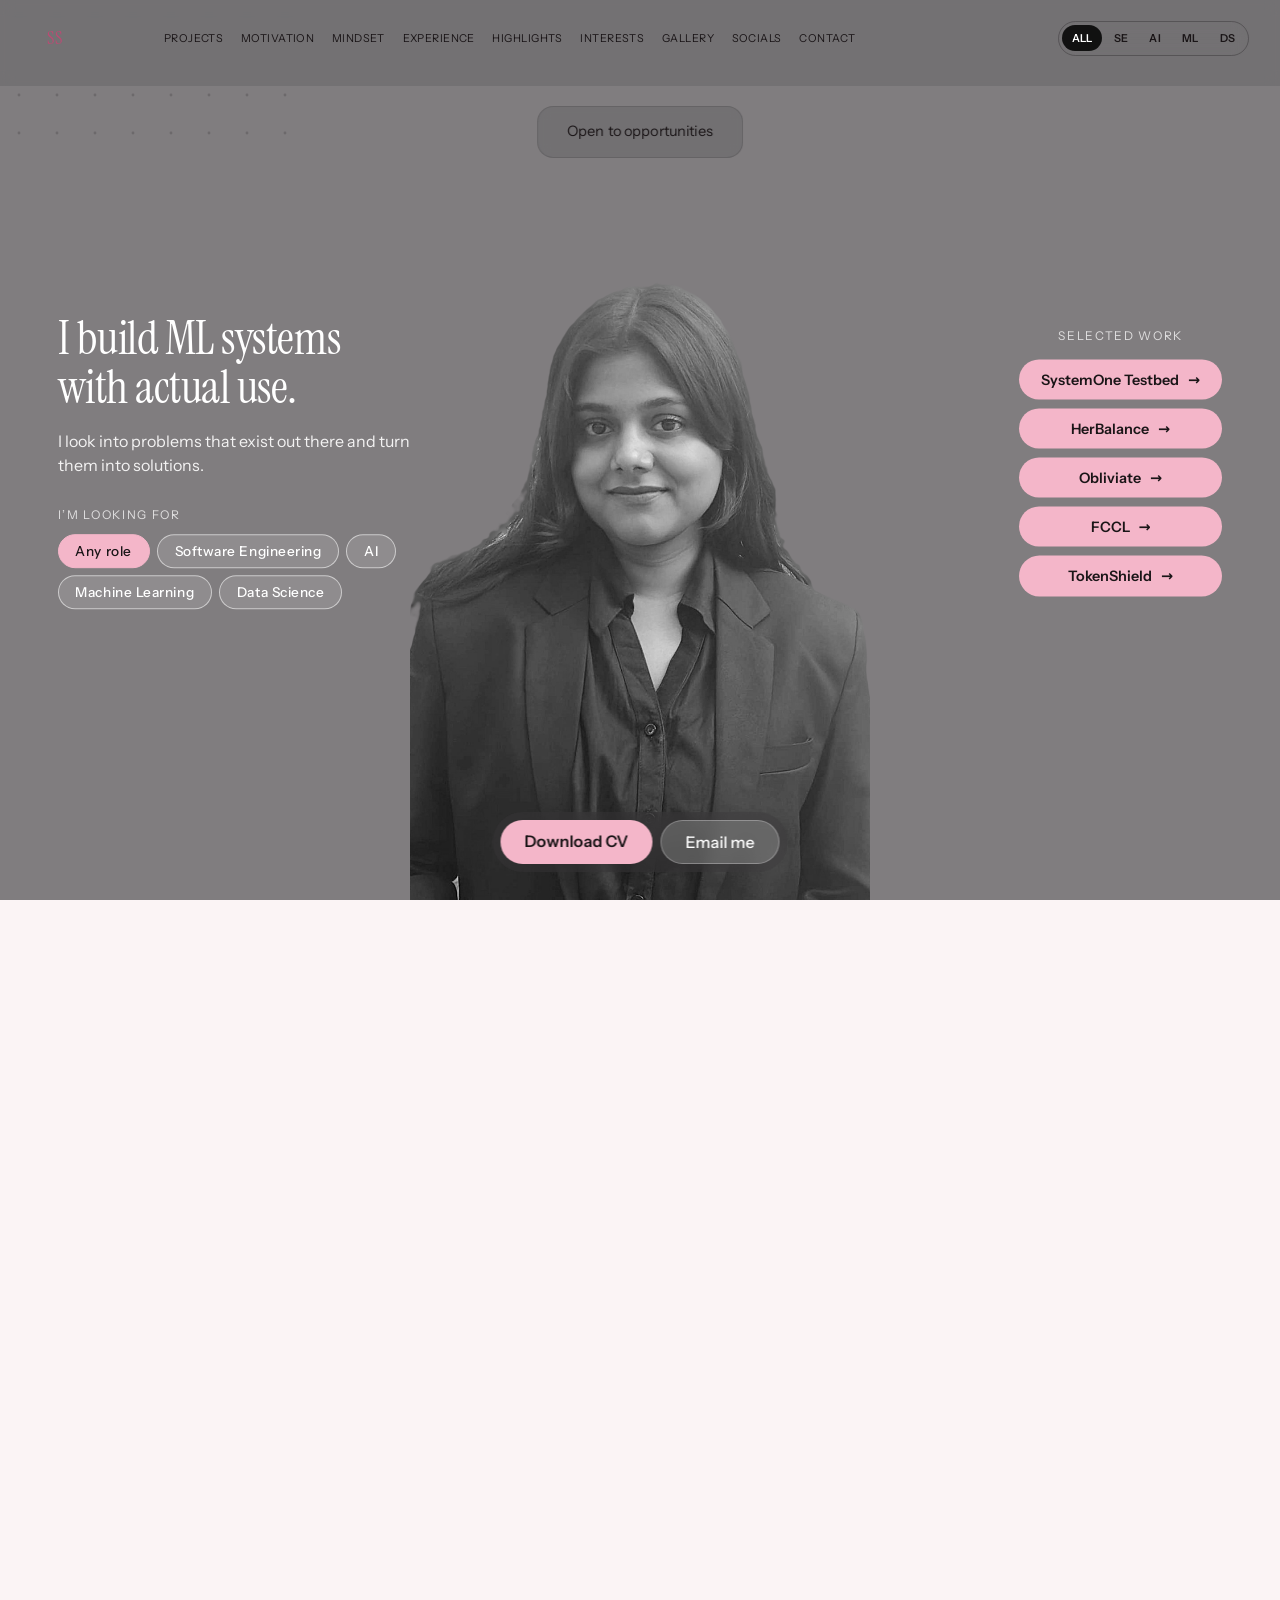
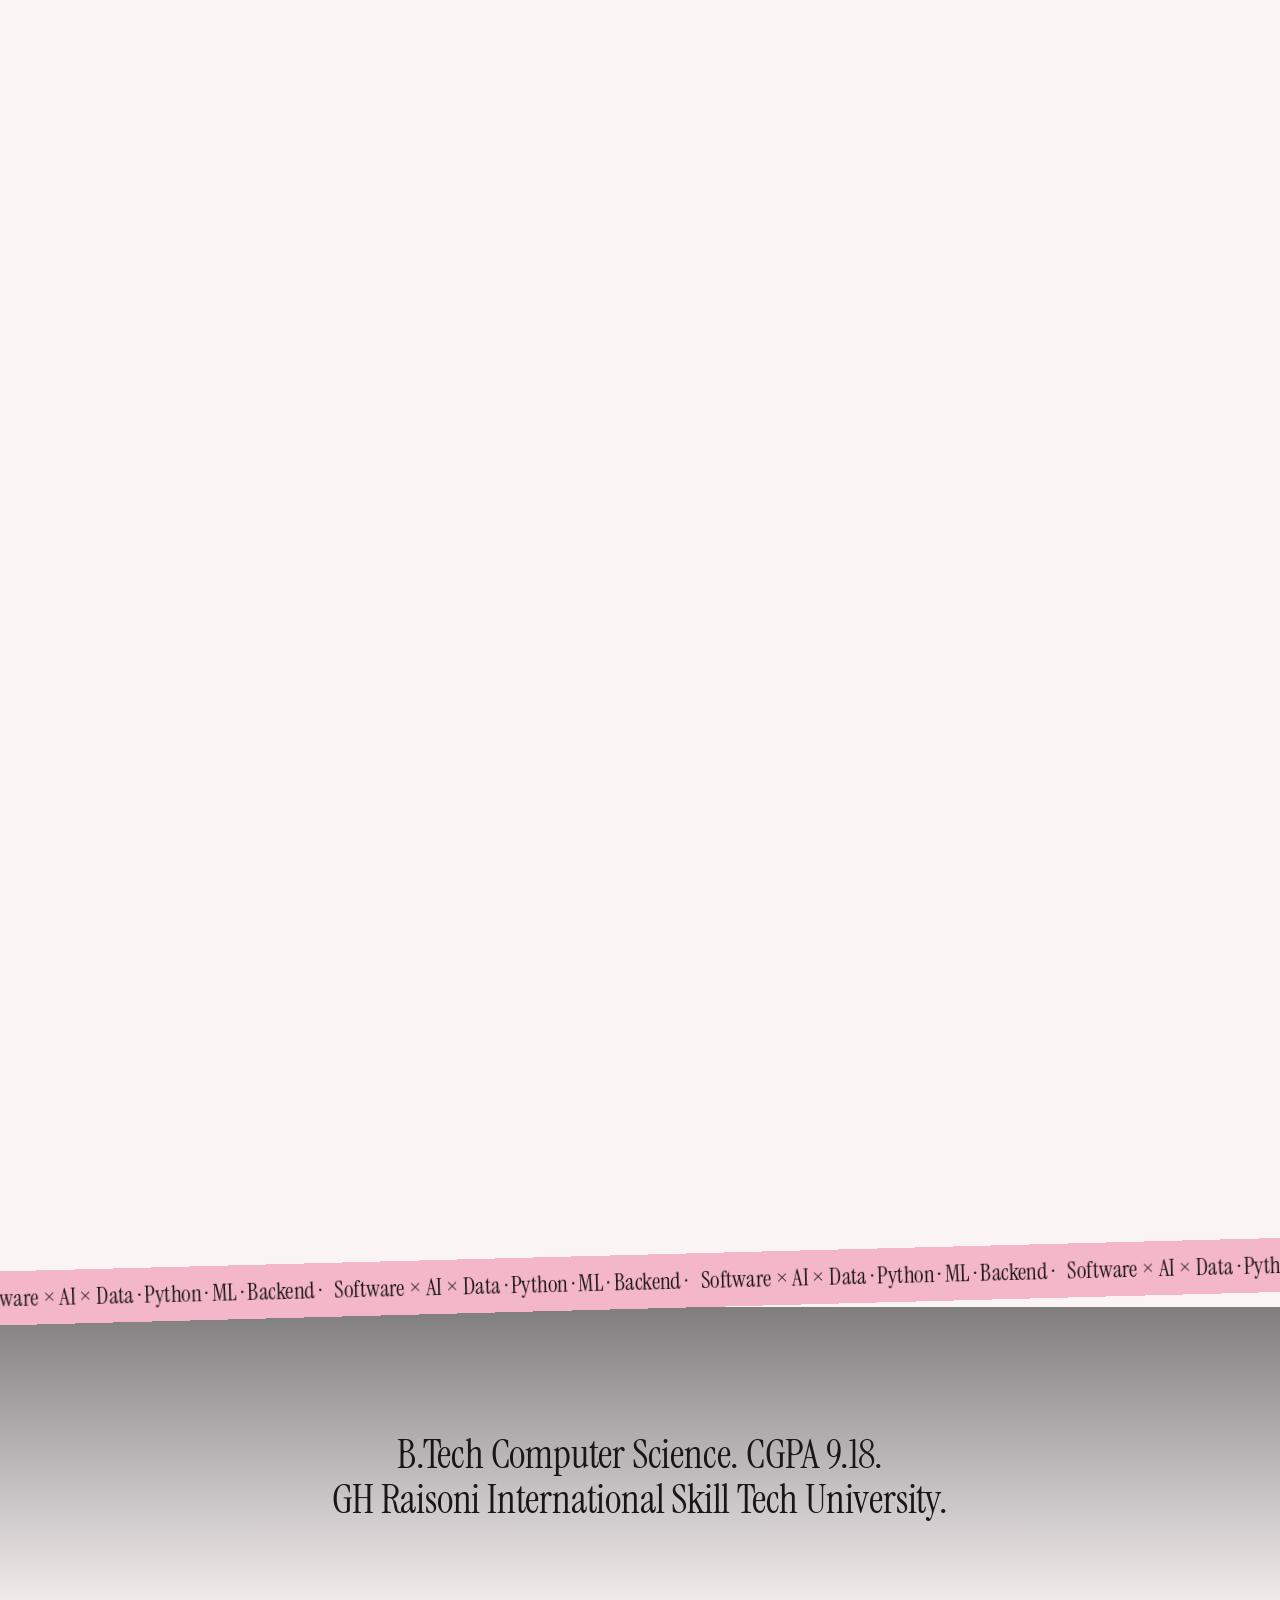
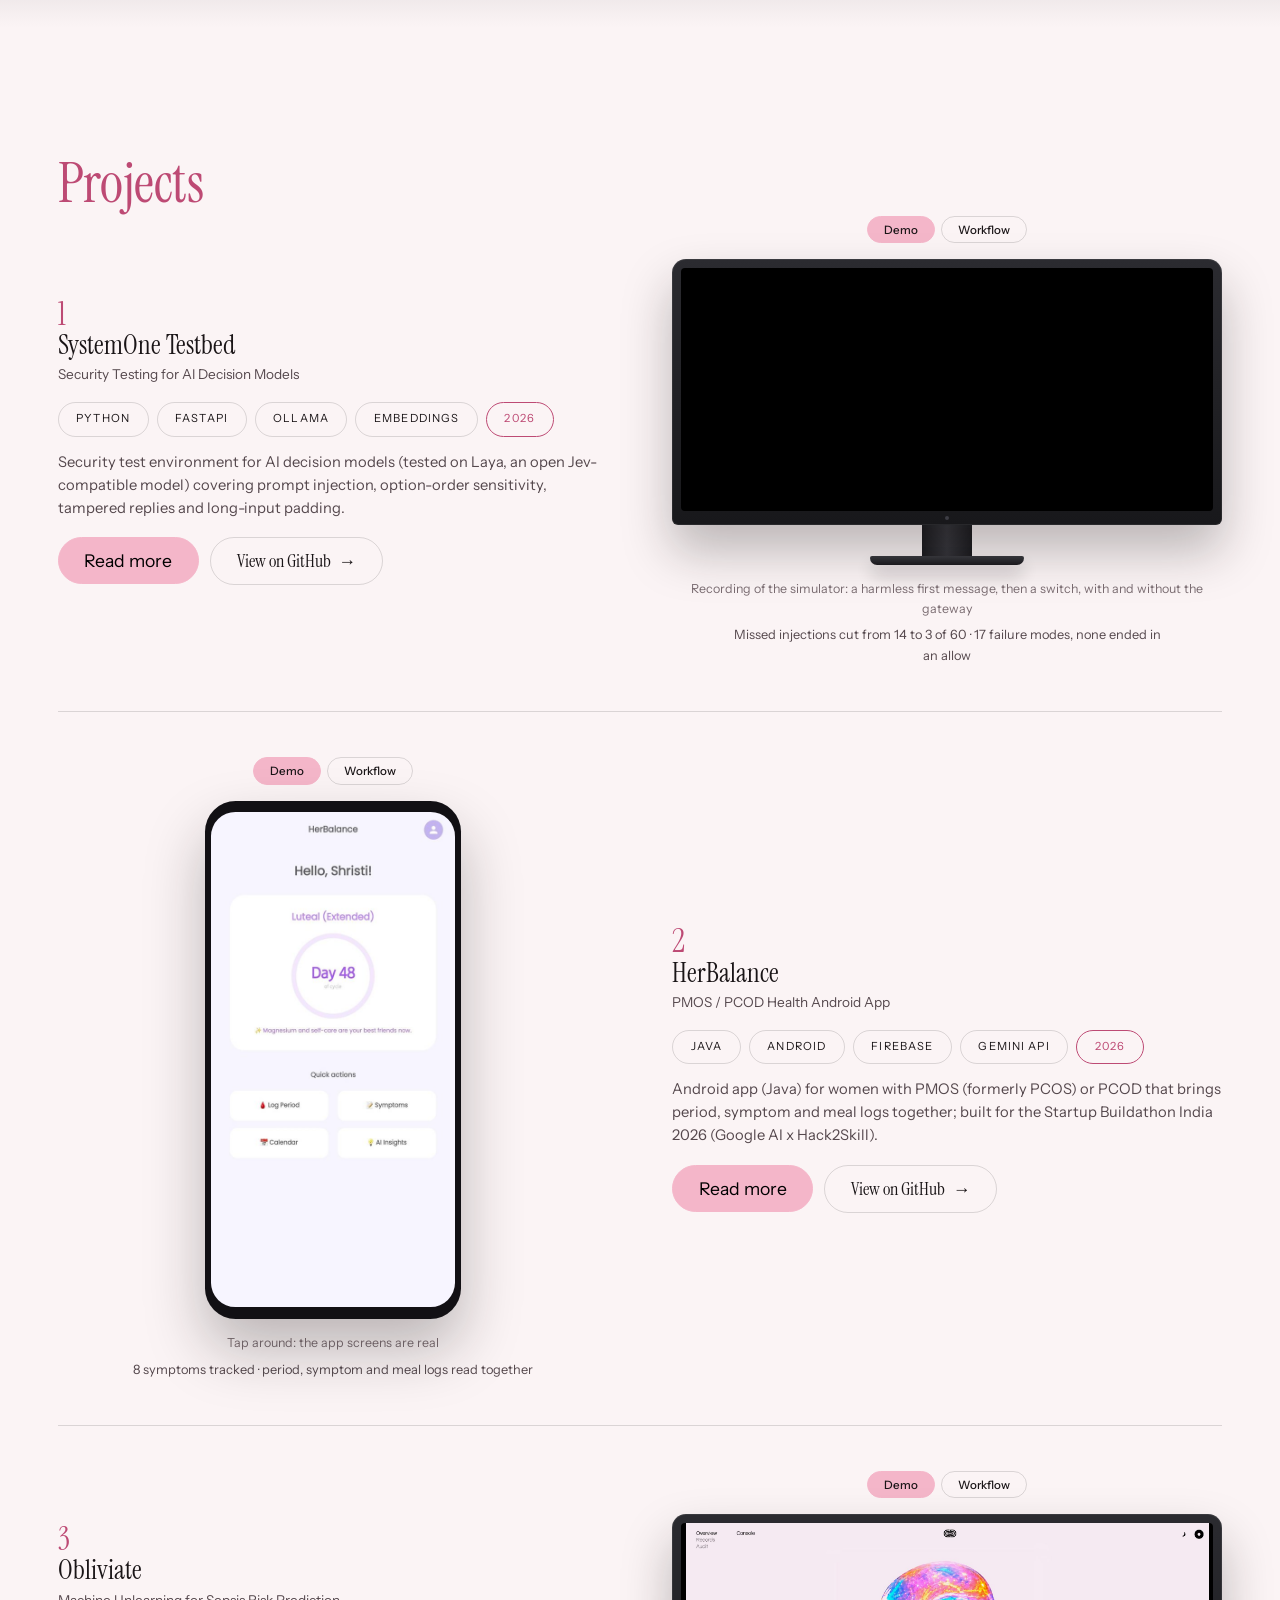
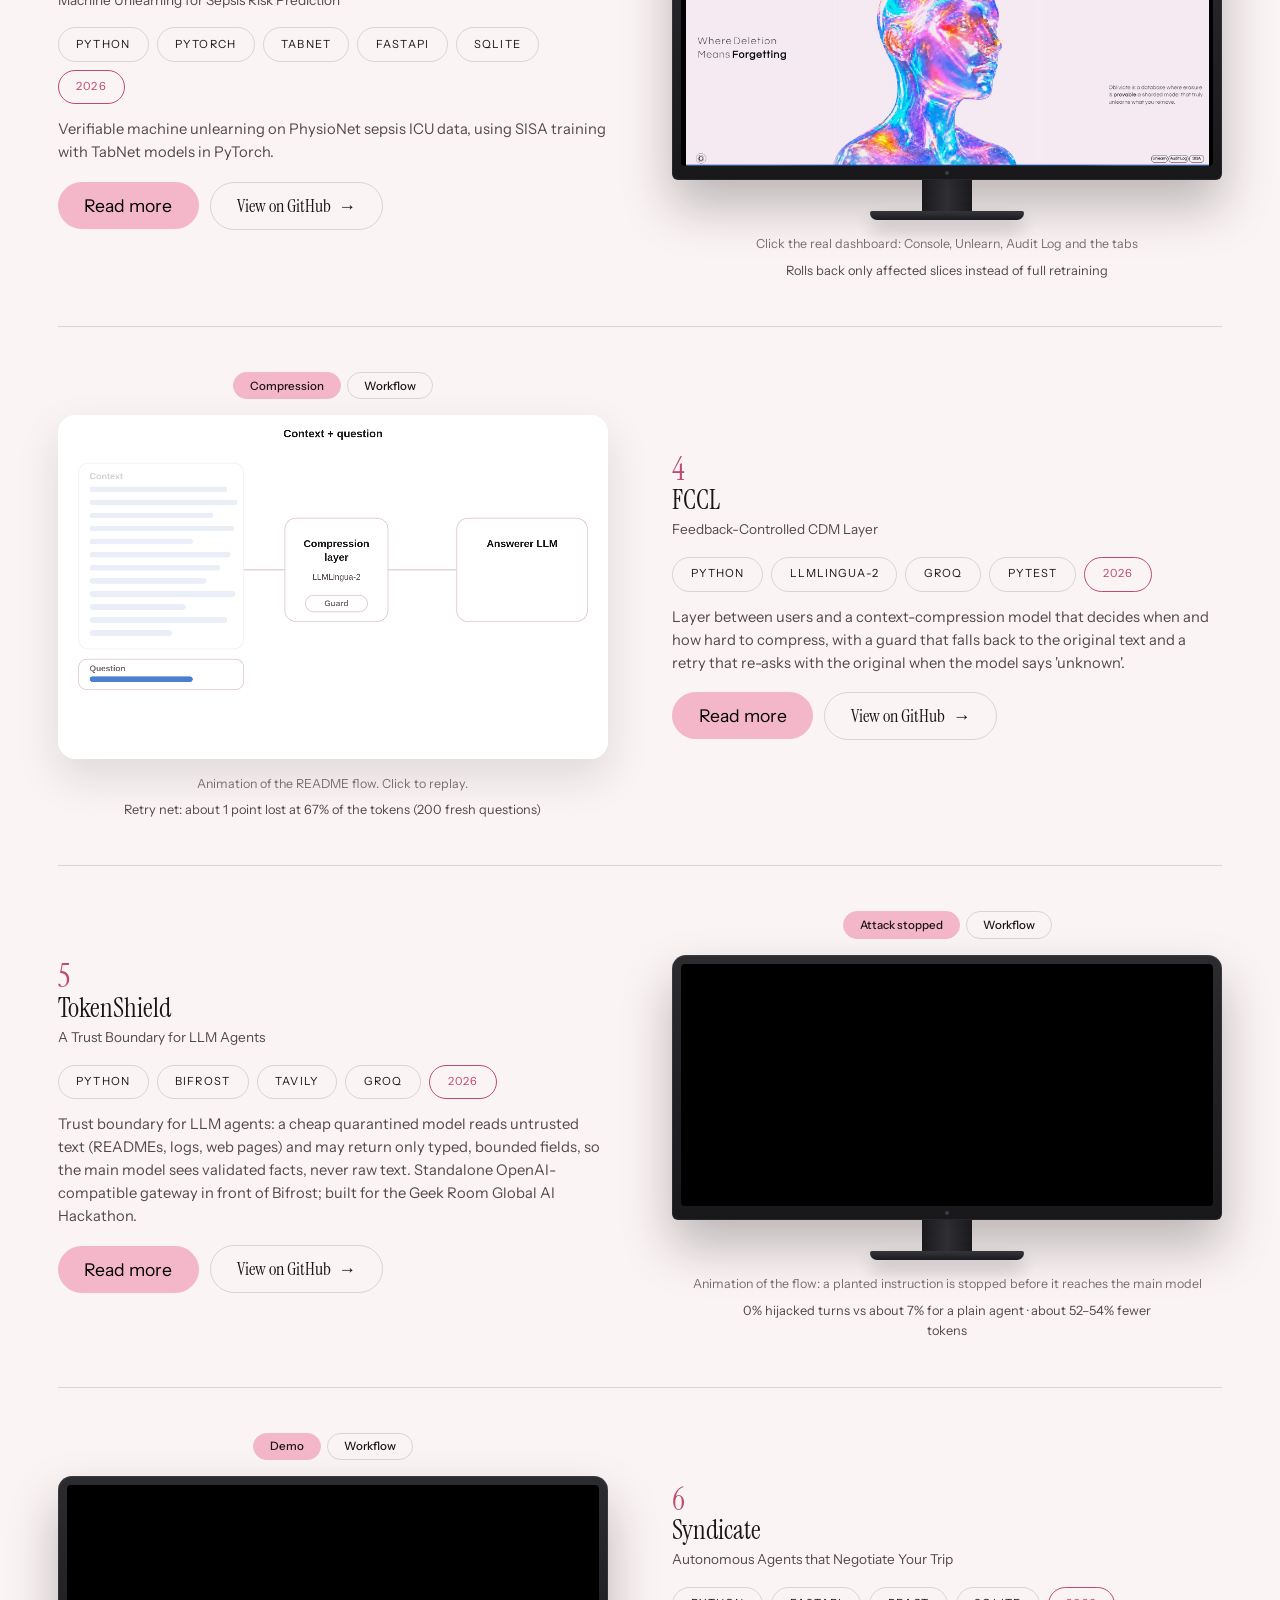
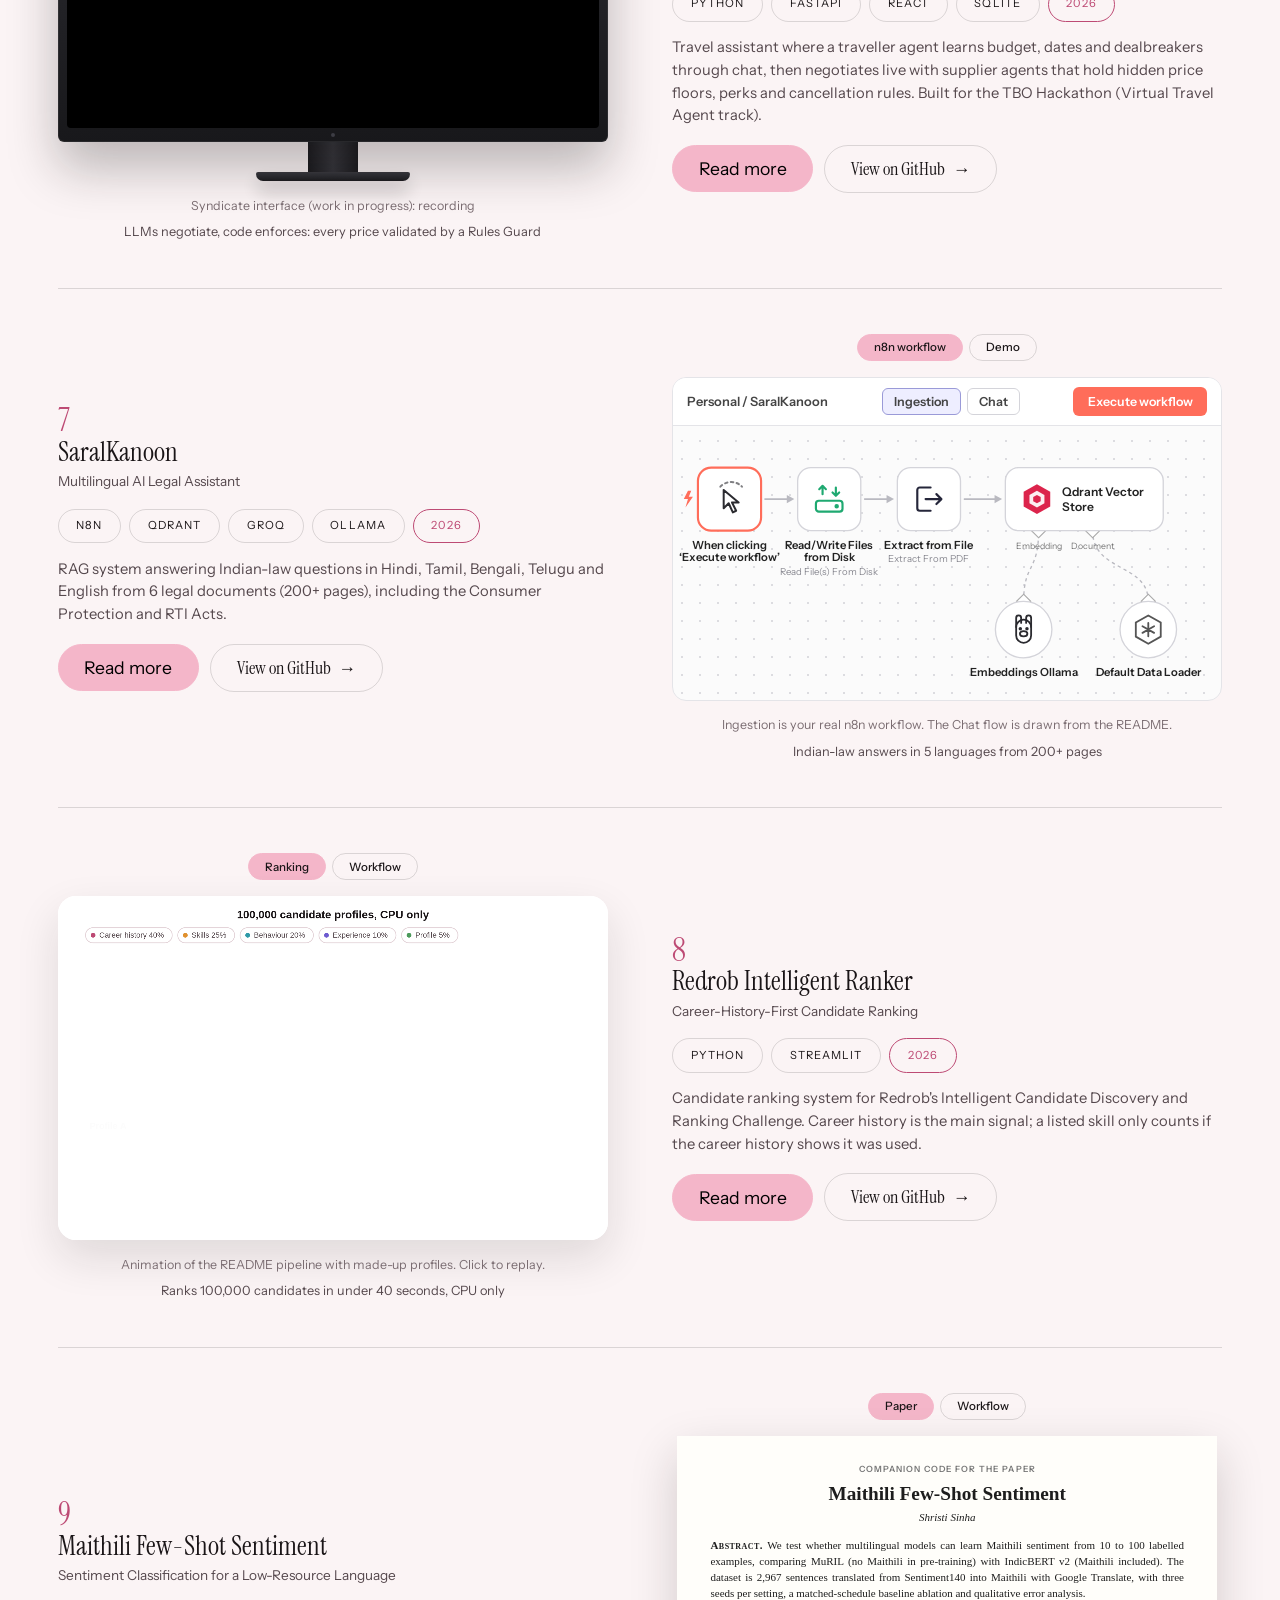
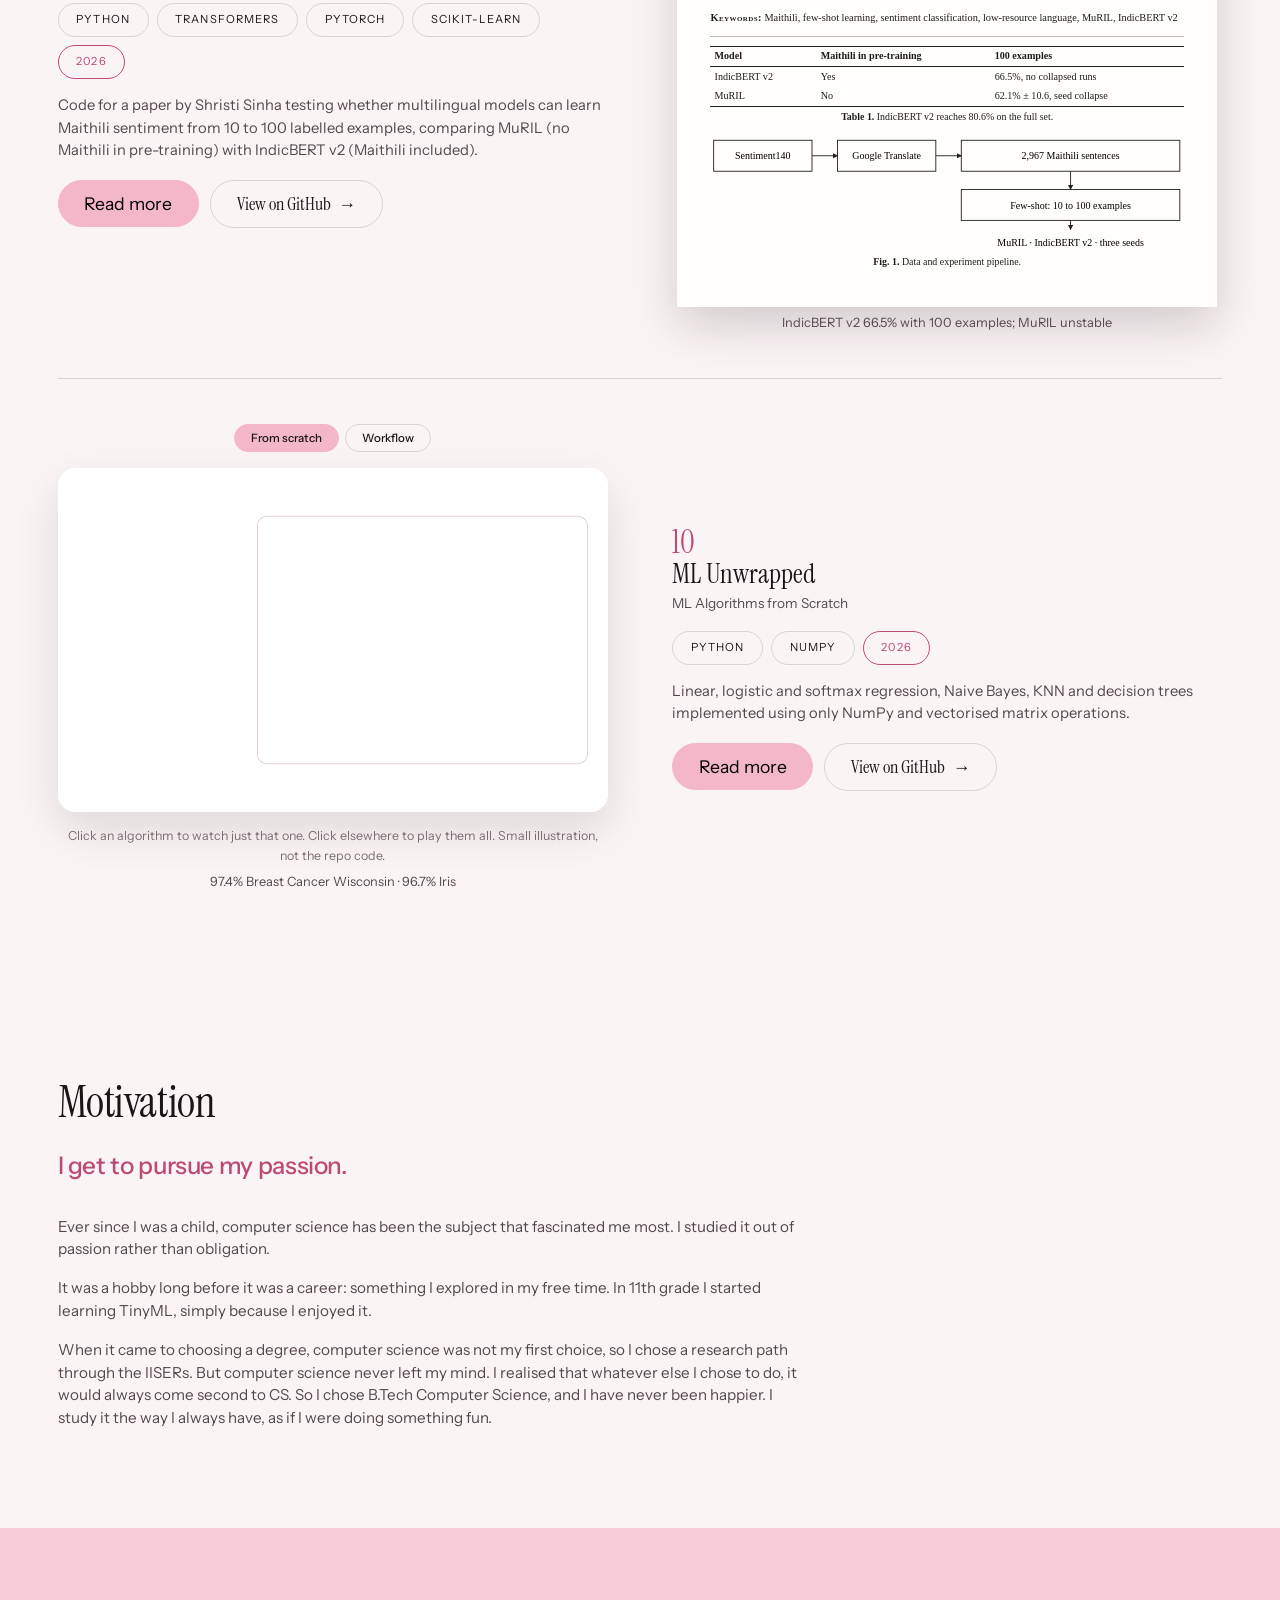
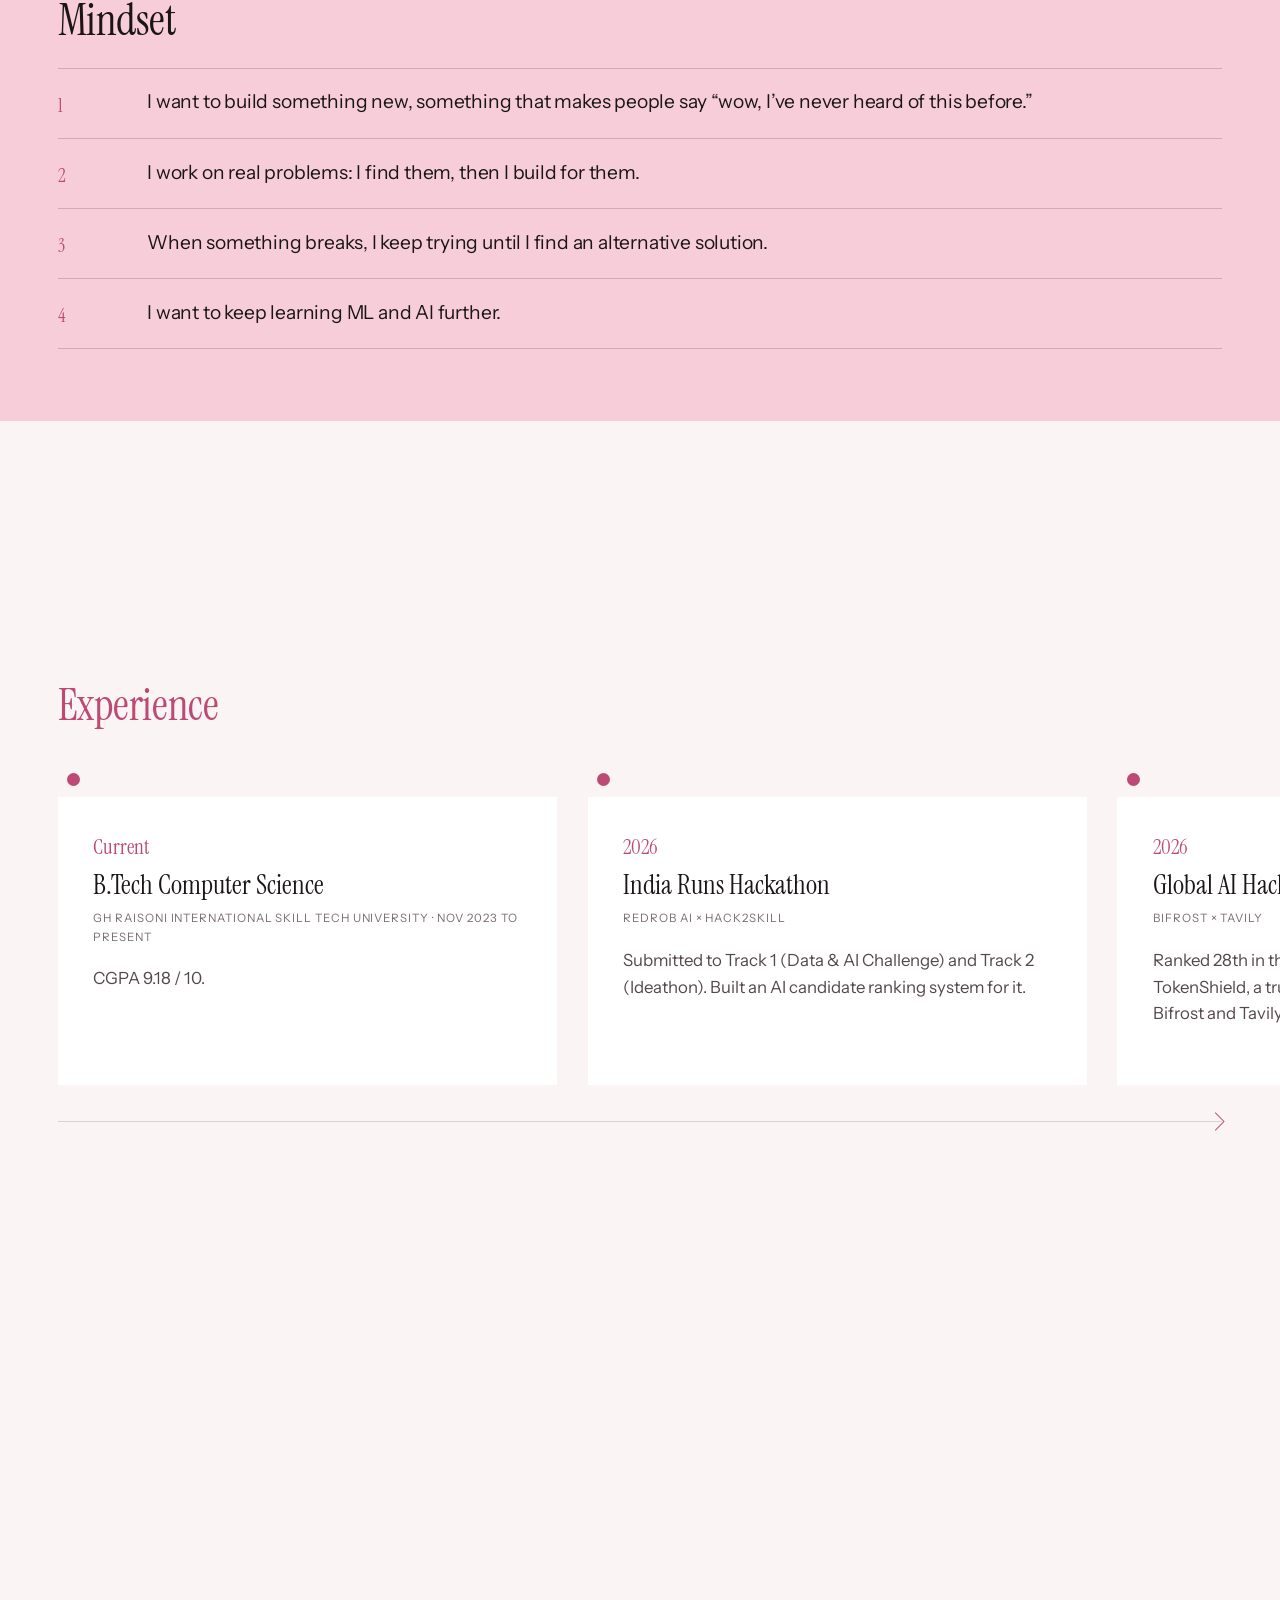
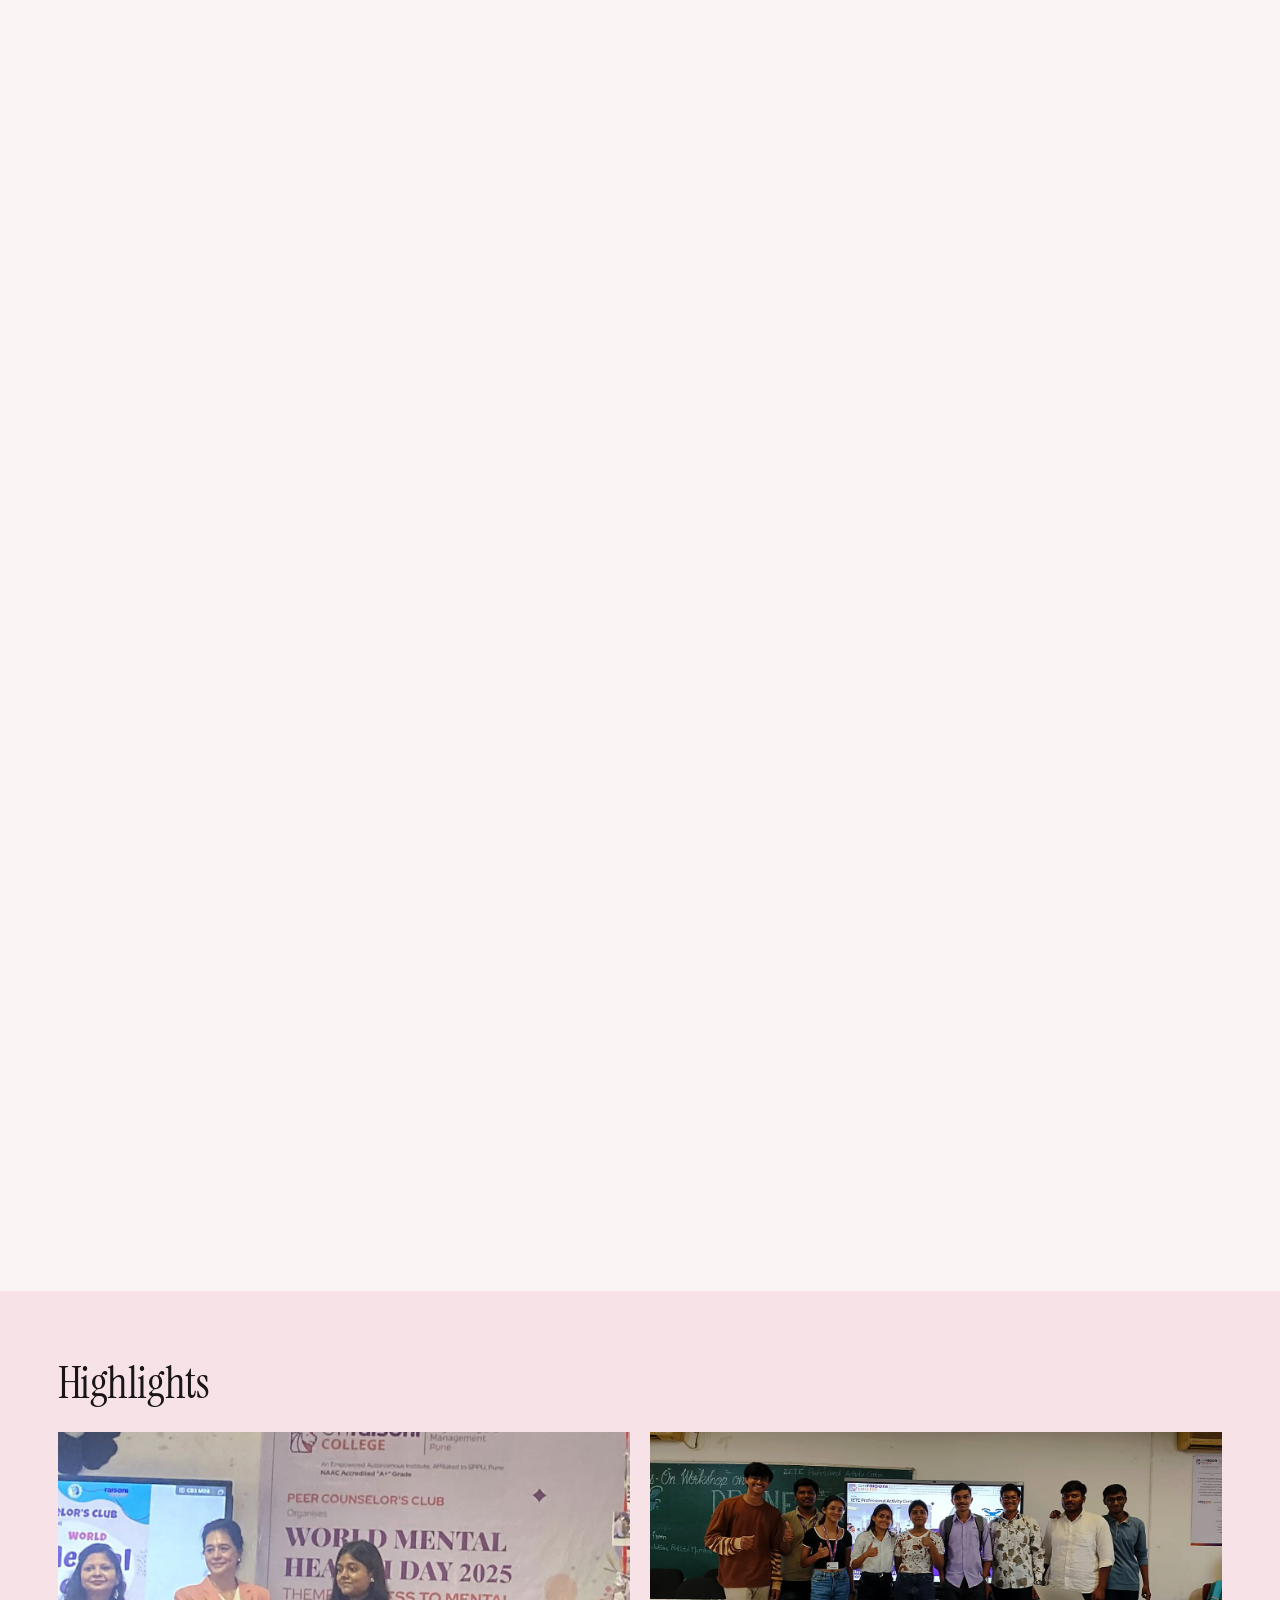
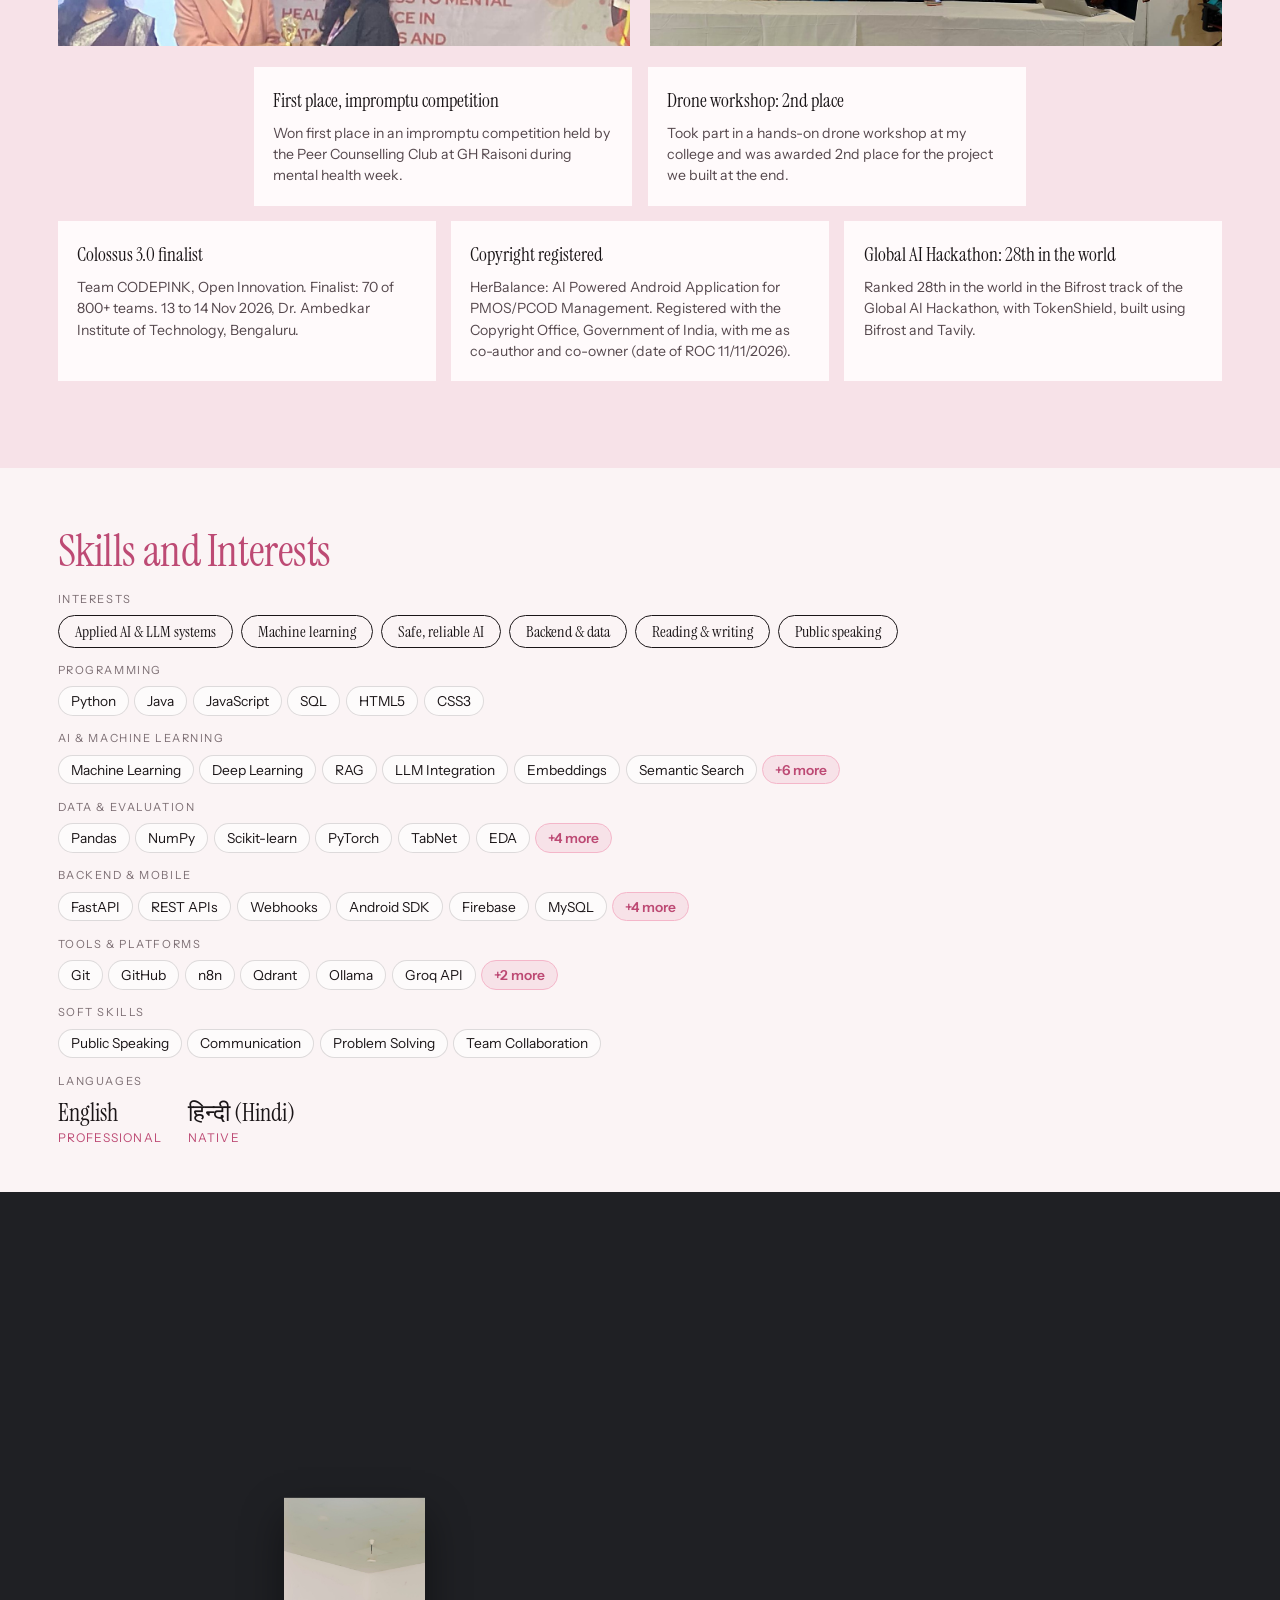
<file: index.html>
<!DOCTYPE html>
<html lang="en">
<head>
<meta charset="utf-8">
<meta name="viewport" content="width=device-width, initial-scale=1">
<title>Shristi Sinha · Portfolio</title>
<meta name="description" content="Portfolio of Shristi Sinha, B.Tech Computer Science student. View as Software Engineering, AI, Machine Learning or Data Science.">
<meta property="og:title" content="Shristi Sinha · Portfolio">
<meta property="og:description" content="B.Tech Computer Science student: AI, ML and software projects.">
<meta property="og:type" content="website">
<link rel="icon" href="data:image/svg+xml,%3Csvg xmlns='http://www.w3.org/2000/svg' viewBox='0 0 64 64'%3E%3Ccircle cx='32' cy='32' r='32' fill='%23fbf4f5'/%3E%3Ctext x='32' y='41' text-anchor='middle' font-family='Georgia' font-size='26' fill='%23bd4a74'%3ESS%3C/text%3E%3C/svg%3E">
<link rel="stylesheet" href="style.css?v=25">
</head>
<body>

<header id="site-header" class="at-top">
  <nav>
    <a href="#home" class="logo" id="logo" aria-label="Back to top"></a>
    <div id="nav-links" class="pill links"></div>
    <a class="cta" id="nav-cv" href="#" download>Download CV</a>
    <button class="pill mail" id="nav-mail" type="button">Email</button>
    <div class="pill seg" id="view-seg" role="group" aria-label="View portfolio as"></div>
    <button id="nav-toggle" class="pill" type="button" aria-label="Menu">Menu</button>
    <div id="nav-panel"></div>
  </nav>
  <div id="scroll-progress" aria-hidden="true"></div>
</header>

<main>
  <section id="home">
    <div id="hero-stage">
      <div class="blob" aria-hidden="true"></div>
      <canvas id="dots" aria-hidden="true"></canvas>
      <div id="name-marquee" aria-hidden="true"></div>
      <div id="portrait">
        <img id="portrait-bw" alt="Portrait">
        <img id="portrait-color" alt="" aria-hidden="true">
      </div>
      <div id="stickers" aria-hidden="true"></div>
      <div id="signature" aria-hidden="true"></div>
      <div id="hero-copy">
        <h1 id="hero-h1">I build ML systems with actual use.</h1>
        <p id="hero-sub">I look into problems that exist out there and turn them into solutions.</p>
        <div id="hero-views"><span class="hv-label">I’m looking for</span><div class="seg hv-seg" id="hero-seg" role="group" aria-label="View portfolio as"></div></div>
      </div>
      <aside id="hero-proof" aria-label="Selected work"><span class="hp-label">Selected work</span><ol id="hero-work"></ol></aside>
      <p id="hero-badge"><span class="dot"></span><span id="badge-text"></span></p>
      <div id="hero-actions">
        <a class="cta" id="hero-cv" href="#" download>Download CV</a>
        <button class="ghost" id="hero-mail" type="button">Email me</button>
      </div>
    </div>
  </section>

  <div class="stripe" aria-hidden="true"><div class="stripe-track" id="stripe-track"></div></div>

  <section id="statement"><p id="statement-text" class="reveal"></p></section>

  <section id="projects" class="wrap">
    <h2 class="sec-title reveal">Projects</h2>
    <div id="projects-list"></div>
  </section>

  <section id="motivation" class="wrap" hidden>
    <h2 class="sec-title reveal">Motivation</h2>
    <p class="mot-lead reveal" id="mot-lead"></p>
    <p class="mot-text reveal" id="mot-text"></p>
  </section>

  <section id="mindset" class="band" hidden>
    <div class="wrap">
      <h2 class="sec-title reveal">Mindset</h2>
      <ol class="mind" id="mind-list"></ol>
    </div>
  </section>

  <section id="experience">
    <div id="exp-pin">
      <div class="wrap short"><h2 class="sec-title reveal">Experience</h2></div>
      <div class="hscroll" id="exp-track"></div>
      <div class="arrow-line" id="exp-arrow" aria-hidden="true"><i></i><b></b></div>
    </div>
  </section>

  <section id="highlights" class="tint" hidden>
    <div class="wrap">
      <h2 class="sec-title reveal">Highlights</h2>
      <div class="hl-photos" id="hl-photos"></div>
      <div class="hl-cards" id="hl-cards"></div>
    </div>
  </section>

  <section id="interests" class="wrap">
    <h2 class="sec-title reveal">Skills and Interests</h2>
    <p class="sub-label">Interests</p>
    <div class="reveal chips" id="interests-chips"></div>
    <div id="skills-grid"></div>
    <p class="sub-label">Languages</p>
    <div class="reveal lang-grid" id="lang-grid"></div>
  </section>

  <section id="gallery" class="darkband" hidden>
    <div class="gal-stage" id="gal"></div>
  </section>

  <section id="socials" class="wrap center">
    <h2 class="mega reveal">What’s Up</h2>
    <p class="mega-sub reveal">On the Socials</p>
    <div class="fan reveal" id="fan"></div>
    <p class="social-links reveal" id="social-links"></p>
  </section>

  <section id="contact" class="wrap">
    <span class="avatar reveal"><img id="contact-avatar" alt=""></span>
    <span class="reveal contact-num" id="contact-num">Contact</span>
    <h2 class="reveal contact-big" id="contact-big">LET’S CONNECT</h2>
    <div class="reveal contact-row">
      <button type="button" id="contact-mail"></button>
      <a id="contact-gh" href="#" target="_blank" rel="noopener">GitHub</a>
      <a id="contact-li" href="#" target="_blank" rel="noopener">LinkedIn</a>
      <a id="contact-cv" href="#" download>Download CV</a>
    </div>
  </section>
</main>

<footer><p id="footer-text"></p></footer>

<div id="toast" role="status" aria-live="polite"></div>

<script src="content.js?v=25"></script>
<script src="visuals.js?v=25"></script>
<script src="main.js?v=25"></script>
</body>
</html>
</file>
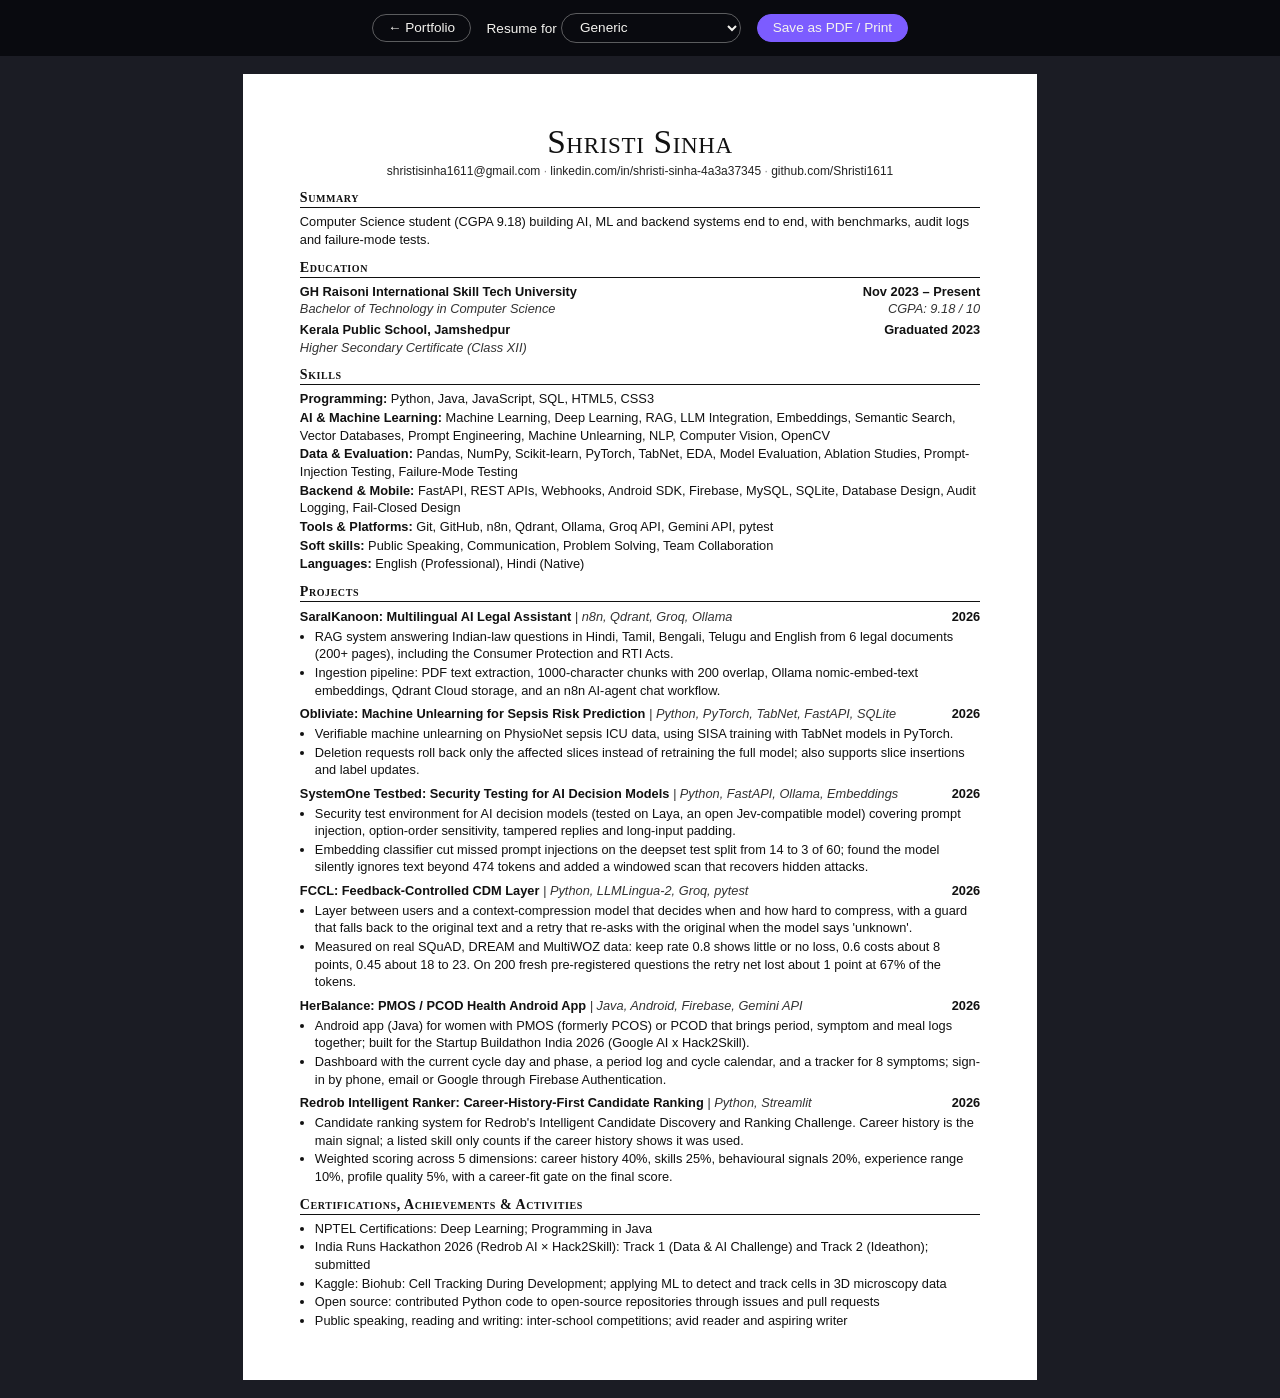
<file: resume.html>
<!DOCTYPE html>
<html lang="en">
<head>
<meta charset="utf-8">
<meta name="viewport" content="width=device-width, initial-scale=1">
<title>Resume · Shristi Sinha</title>
<meta name="robots" content="noindex">
<style>
  :root { --acc: #5b3fe0; }
  * { box-sizing: border-box; }
  body { margin: 0; background: #1b1c24; font-family: "Helvetica Neue", Arial, sans-serif; color: #111; }
  .toolbar { position: sticky; top: 0; z-index: 5; display: flex; flex-wrap: wrap; gap: .6rem 1rem; align-items: center; justify-content: center; padding: .8rem 1rem; background: #090a0f; color: #f4f3ef; font-size: .85rem; }
  .toolbar a, .toolbar button, .toolbar select { font: inherit; color: #f4f3ef; background: transparent; border: 1px solid rgba(244,243,239,.35); border-radius: 999px; padding: .35rem .9rem; cursor: pointer; text-decoration: none; }
  .toolbar select option { background: #12131a; }
  .toolbar button { background: #7c5cff; border-color: #7c5cff; }
  .paper { width: 210mm; max-width: 100%; margin: 18px auto; background: #fff; padding: 13mm 15mm; font-size: 9.6pt; line-height: 1.38; }
  h1 { margin: 0; text-align: center; font: 400 25pt Georgia, "Times New Roman", serif; font-variant: small-caps; letter-spacing: .02em; }
  .contact { text-align: center; font-size: 9pt; margin: 2px 0 8px; color: #222; }
  .contact span + span::before { content: "  ·  "; color: #888; }
  .contact a { color: inherit; text-decoration: none; }
  h2 { margin: 11px 0 5px; padding-bottom: 1px; font: 700 10.5pt Georgia, "Times New Roman", serif; font-variant: small-caps; letter-spacing: .04em; border-bottom: 1px solid #111; }
  .row { display: flex; justify-content: space-between; gap: 1rem; }
  .row b { font-weight: 700; }
  .row i, .muted { color: #333; }
  .summary { margin: 0; }
  p { margin: 0; }
  .skill { margin: 1px 0; }
  .skill b { font-weight: 700; }
  .proj { margin-top: 6px; break-inside: avoid; }
  .proj .stack { font-style: italic; color: #333; }
  ul { margin: 2px 0 0; padding-left: 15px; }
  li { margin: 0 0 1px; }
  @media print {
    body { background: #fff; }
    .toolbar { display: none; }
    .paper { width: auto; margin: 0; padding: 0; box-shadow: none; font-size: 8.9pt; line-height: 1.3; }
    h1 { font-size: 22pt; }
    h2 { margin: 8px 0 4px; }
    @page { size: A4; margin: 10mm 13mm; }
  }
</style>
</head>
<body>

<div class="toolbar">
  <a href="index.html">← Portfolio</a>
  <label>Resume for <select id="rsel"></select></label>
  <button onclick="window.print()">Save as PDF / Print</button>
</div>

<article class="paper" id="paper"></article>

<script src="content.js"></script>
<script>
(function () {
  const S = SITE;
  const esc = (s) => String(s).replace(/[&<>"]/g, (c) => ({ '&': '&amp;', '<': '&lt;', '>': '&gt;', '"': '&quot;' }[c]));
  const keys = Object.keys(S.profiles);
  const q = new URLSearchParams(location.search).get('view');
  let key = q && S.profiles[q] ? q : 'generic';

  const sel = document.getElementById('rsel');
  sel.innerHTML = keys.map((k) => '<option value="' + k + '">' + esc(S.profiles[k].label) + '</option>').join('');
  sel.addEventListener('change', () => {
    key = sel.value;
    history.replaceState(null, '', '?view=' + key);
    draw();
  });

  const pick = (m, k) => (m && (m[k] || m.all)) || null;

  function draw() {
    sel.value = key;
    const P = S.profiles[key];
    document.title = 'Resume · ' + S.name + ' · ' + P.label;
    const ids = P.resumeProjects || P.projects;
    const nb = P.resumeBullets || 3;

    const projects = ids.map((id) => {
      const p = S.projects[id];
      const sub = pick(p.subtitle, key);
      const b = (pick(p.bullets, key) || []).slice(0, nb);
      return '<div class="proj"><div class="row"><span><b>' + esc(p.title + (sub ? ': ' + sub : '')) + '</b> <span class="stack">| ' + esc(p.stack.join(', ')) + '</span></span><b>' + esc(p.year) + '</b></div><ul>' + b.map((x) => '<li>' + esc(x) + '</li>').join('') + '</ul></div>';
    }).join('');

    const skills = P.skills.map((g) => '<p class="skill"><b>' + esc(g.group) + ':</b> ' + esc(g.items.join(', ')) + '</p>').join('');

    const acts = [
      'NPTEL Certifications: Deep Learning; Programming in Java',
      'India Runs Hackathon 2026 (Redrob AI × Hack2Skill): Track 1 (Data & AI Challenge) and Track 2 (Ideathon); submitted',
      'Kaggle: Biohub: Cell Tracking During Development; applying ML to detect and track cells in 3D microscopy data',
      'Open source: contributed Python code to open-source repositories through issues and pull requests',
      'Public speaking, reading and writing: inter-school competitions; avid reader and aspiring writer'
    ];

    document.getElementById('paper').innerHTML =
      '<h1>' + esc(S.name) + '</h1>' +
      '<div class="contact"><span><a href="mailto:' + esc(S.email) + '">' + esc(S.email) + '</a></span><span><a href="' + esc(S.linkedin) + '">' + esc(S.linkedin.replace('https://www.', '')) + '</a></span><span><a href="' + esc(S.github) + '">' + esc(S.github.replace('https://', '')) + '</a></span></div>' +
      '<h2>Summary</h2><p class="summary">' + esc(P.summary) + '</p>' +
      '<h2>Education</h2>' +
      '<div class="row"><b>GH Raisoni International Skill Tech University</b><b>Nov 2023 – Present</b></div>' +
      '<div class="row"><i>Bachelor of Technology in Computer Science</i><i>CGPA: 9.18 / 10</i></div>' +
      '<div class="row" style="margin-top:3px"><b>Kerala Public School, Jamshedpur</b><b>Graduated 2023</b></div>' +
      '<div class="row"><i>Higher Secondary Certificate (Class XII)</i><span></span></div>' +
      '<h2>Skills</h2>' + skills +
      '<p class="skill"><b>Languages:</b> English (Professional), Hindi (Native)</p>' +
      '<h2>Projects</h2>' + projects +
      '<h2>Certifications, Achievements &amp; Activities</h2><ul>' + acts.map((a) => '<li>' + esc(a) + '</li>').join('') + '</ul>';
  }
  draw();
})();
</script>
</body>
</html>
</file>
<file: style.css>
@font-face { font-family: 'Instrument Serif'; font-style: normal; font-weight: 400; font-display: swap; src: url(assets/fonts/instrument-serif-latin-400-normal.woff2) format('woff2'); }
@font-face { font-family: 'Instrument Serif'; font-style: italic; font-weight: 400; font-display: swap; src: url(assets/fonts/instrument-serif-latin-400-italic.woff2) format('woff2'); }
@font-face { font-family: 'Instrument Sans'; font-style: normal; font-weight: 400; font-display: swap; src: url(assets/fonts/instrument-sans-latin-400-normal.woff2) format('woff2'); }
@font-face { font-family: 'Instrument Sans'; font-style: normal; font-weight: 500; font-display: swap; src: url(assets/fonts/instrument-sans-latin-500-normal.woff2) format('woff2'); }
@font-face { font-family: 'Instrument Sans'; font-style: normal; font-weight: 600; font-display: swap; src: url(assets/fonts/instrument-sans-latin-600-normal.woff2) format('woff2'); }
@font-face { font-family: 'Mrs Saint Delafield'; font-style: normal; font-weight: 400; font-display: swap; src: url(assets/fonts/mrs-saint-delafield-latin-400-normal.woff2) format('woff2'); }

:root {
  --pink: #f4b6c9;          /* baby pink fills */
  --acc: #bd4a74;           /* deeper rose for small text / numbers */
  --band: #f6cdd8;          /* mindset band */
  --bg: #fbf4f5;
  --bg-rgb: 251, 244, 245;
  --card: #ffffff;
  --tint: #f7e2e8;
  --ink: #1a1517;
  --mute: #55484d;
  --dim: #7b6d72;
  --line: rgba(26, 21, 23, 0.14);
  --dark: #1f2024;
  --pad: clamp(1.2rem, 4.5vw, 6rem);
  --display: 'Instrument Serif', 'Times New Roman', Georgia, serif;
  --body: 'Instrument Sans', system-ui, sans-serif;
  --script: 'Mrs Saint Delafield', cursive;
}

* { box-sizing: border-box; }
[hidden] { display: none !important; }
html { scroll-behavior: smooth; }
body { margin: 0; background: var(--bg); color: var(--ink); font-family: var(--body); line-height: 1.6; -webkit-font-smoothing: antialiased; }
a { color: inherit; text-decoration: none; }
button { font-family: inherit; }
::selection { background: var(--pink); color: var(--ink); }
h1, h2, h3 { font-family: var(--display); font-weight: 400; margin: 0; }
main { position: relative; }
section[id] { scroll-margin-top: 3rem; }

/* ---------- header ---------- */
#site-header { position: fixed; inset: 0 0 auto 0; z-index: 50; pointer-events: none; }
#site-header::before { content: ""; position: absolute; inset: 0 0 -.6rem 0; background: rgba(96, 96, 98, .38); backdrop-filter: blur(7px); -webkit-backdrop-filter: blur(7px); opacity: 0; transition: opacity .35s; }
#site-header.at-top::before { opacity: 1; }
nav { display: flex; align-items: center; gap: .6rem; padding: .9rem var(--pad); padding-inline: clamp(.8rem, 2.4vw, 3rem); position: relative; }
.logo { flex-shrink: 0; pointer-events: auto; width: 3rem; height: 3rem; border-radius: 50%; display: grid; place-items: center; font: 400 1.15rem var(--display); letter-spacing: .04em; color: var(--acc); background: rgba(var(--bg-rgb), .92); border: 1px solid var(--line); transition: all .3s; }
.pill { pointer-events: auto; border-radius: 999px; background: rgba(var(--bg-rgb), .9); backdrop-filter: blur(8px); border: 1px solid var(--line); padding: .45rem 1rem; transition: background .3s, border-color .3s, color .3s; }
.links { display: flex; gap: clamp(.2rem, .7vw, .7rem); margin-left: auto; margin-right: auto; padding: .3rem .5rem; }
.links a { font-size: .74rem; text-transform: uppercase; letter-spacing: .06em; white-space: nowrap; padding: .28rem .65rem; border-radius: 999px; transition: background .25s; }
.links a:hover { background: rgba(26, 21, 23, .07); }
.links a.active { background: rgba(26, 21, 23, .12); box-shadow: inset 0 1px 3px rgba(0,0,0,.14); }
.cta { pointer-events: auto; display: inline-block; background: var(--pink); color: var(--ink); border-radius: 999px; padding: .6rem 1.3rem; font: 600 .85rem var(--body); white-space: nowrap; border: 0; cursor: pointer; transition: filter .2s, scale .2s, opacity .3s; }
.cta:hover { filter: brightness(.95) saturate(1.2); scale: 1.03; }
.mail { font-size: .85rem; font-weight: 500; cursor: pointer; color: var(--ink); transition: opacity .3s, background .3s, border-color .3s; }
.seg { display: flex; padding: .2rem; gap: .1rem; }
.seg button { border: 0; background: transparent; color: var(--ink); font: 600 .74rem var(--body); letter-spacing: .04em; padding: .42rem .8rem; border-radius: 999px; cursor: pointer; transition: background .2s, color .2s; }
.seg button[aria-pressed="true"] { background: #111; color: #fff; }
#nav-toggle { display: none; font: 500 .85rem var(--body); cursor: pointer; color: var(--ink); }
#nav-panel { display: none; position: absolute; top: 100%; left: 0; right: 0; flex-direction: column; padding: .6rem clamp(.8rem, 3vw, 2rem) 1.2rem; background: rgba(var(--bg-rgb), .97); backdrop-filter: blur(12px); border-bottom: 1px solid var(--line); pointer-events: auto; }
#nav-panel.open { display: flex; }
#nav-panel a { padding: .85rem .2rem; border-bottom: 1px solid var(--line); font-size: 1rem; }
#nav-panel .seg { align-self: flex-start; margin-top: 1rem; }
#scroll-progress { position: absolute; left: 0; top: 100%; height: 2px; width: 100%; background: var(--acc); transform: scaleX(0); transform-origin: left; margin-top: .6rem; }

/* over the hero: bare dark links on a soft veil, no pills, no CV/Email yet */
.at-top .pill:not(.seg) { background: transparent; backdrop-filter: none; border-color: transparent; }
.at-top .links a.active { background: transparent; box-shadow: none; }
.at-top .logo { background: transparent; border-color: transparent; }
.at-top .cta, .at-top .mail { opacity: 0; visibility: hidden; }
.at-top .seg { background: transparent; border-color: rgba(26,21,23,.3); }
.at-top #nav-toggle { background: rgba(var(--bg-rgb), .85); border-color: var(--line); }

@media (max-width: 1240px) {
  .links, nav > .cta, nav > .mail, nav > .seg { display: none; }
  #nav-toggle { display: inline-flex; margin-left: auto; }
}
@media (min-width: 1241px) { #nav-panel { display: none !important; } }
@media (min-width: 1241px) and (max-width: 1560px) {
  nav { gap: .4rem; }
  nav > .mail { display: none; }
  .links { gap: .1rem; padding: .25rem .3rem; }
  .links a { font-size: .68rem; padding: .26rem .5rem; letter-spacing: .04em; }
  .cta { padding: .5rem 1rem; font-size: .78rem; }
  .seg button { padding: .38rem .6rem; font-size: .68rem; }
}

/* ---------- hero ---------- */
#home { position: relative; height: 320vh; }
#hero-stage { position: sticky; top: 0; height: 100vh; overflow: hidden; background: #807d7f; }
#hero-stage .blob { display: none; position: absolute; right: 10%; top: 6%; width: 26vw; height: 26vw; border-radius: 50%; background: radial-gradient(circle, rgba(244,182,201,.42), rgba(244,182,201,0) 68%); pointer-events: none; z-index: 0; }
#dots { position: absolute; inset: 0; z-index: 2; pointer-events: none; }
#name-marquee { position: absolute; top: 50%; left: 0; width: 100%; transform: translateY(-50%); display: flex; flex-direction: column; gap: clamp(.8rem, 3vh, 2rem); z-index: 0; opacity: 0; pointer-events: none; user-select: none; }
.mq-row { overflow: hidden; }
.mq-track { display: flex; width: max-content; animation: marquee 26s linear infinite; }
.mq-row.rev .mq-track { animation-direction: reverse; }
.mq-track span { font-family: var(--display); font-size: clamp(4.5rem, 12vw, 12rem); line-height: .9; white-space: nowrap; padding-right: .3em; color: var(--ink); }
.mq-track span.o { color: transparent; -webkit-text-stroke: 1.5px var(--ink); }

#portrait { position: absolute; left: 0; right: 0; bottom: 0; margin-inline: auto; width: 100vw; height: 100vh; z-index: 1; overflow: hidden; cursor: crosshair; will-change: width, height; --mx: -999px; --my: -999px; --mr: 0px; border-radius: 0; background: rgba(255,255,255,.05); }
#portrait img { position: absolute; left: 0; bottom: 0; width: 100%; height: 100%; object-fit: cover; object-position: center 17%; }
#portrait-bw { filter: grayscale(1) contrast(1.04) brightness(.95); }
#portrait-color { -webkit-mask-image: radial-gradient(circle var(--mr) at var(--mx) var(--my), #000 0%, rgba(0,0,0,.55) 55%, transparent 100%); mask-image: radial-gradient(circle var(--mr) at var(--mx) var(--my), #000 0%, rgba(0,0,0,.55) 55%, transparent 100%); pointer-events: none; }

#stickers { position: absolute; inset: 0; z-index: 4; pointer-events: none; }
.sticker { position: absolute; opacity: 0; animation: popIn .8s cubic-bezier(.34,1.56,.64,1) forwards; }
.sticker > div { display: inline-block; animation: floaty 7s ease-in-out infinite; }
.s-pill { font-family: var(--display); font-size: clamp(1.2rem, 1.7vw, 1.9rem); background: var(--pink); color: var(--ink); padding: .5rem 1.4rem; border-radius: 999px; box-shadow: 0 10px 25px rgba(0,0,0,.28); }
.s-card { background: #fff; color: var(--ink); padding: .8rem 1.3rem; border-radius: 16px; box-shadow: 0 12px 30px rgba(0,0,0,.25); }
.s-card b { display: block; font: 400 clamp(1.3rem, 1.9vw, 2rem)/1.1 var(--display); }
.s-card small { display: block; font-size: clamp(.72rem, .85vw, .95rem); color: var(--dim); }
.s-outline { font-family: var(--display); font-size: clamp(1.1rem, 1.5vw, 1.6rem); border: 2px solid #fff; color: #fff; padding: .35rem 1rem; border-radius: 999px; background: rgba(255,255,255,.06); }
.s-glass { font-size: clamp(.8rem, .95vw, 1rem); letter-spacing: .08em; border: 1px solid rgba(255,255,255,.4); color: rgba(255,255,255,.88); border-radius: 999px; padding: .35rem 1rem; background: rgba(255,255,255,.08); }

#signature { position: absolute; left: 50%; top: 52%; transform: translate(-50%, -50%) rotate(-8deg); z-index: 5; width: min(96vw, 1200px); text-align: center; opacity: 0; pointer-events: none; user-select: none; font-family: var(--script); font-weight: 400; font-size: clamp(7rem, 24vw, 21rem); line-height: .9; color: var(--acc); -webkit-text-stroke: 3px var(--acc); white-space: nowrap; }

#hero-badge { position: absolute; top: 6.6rem; left: 50%; transform: translateX(-50%); z-index: 6; margin: 0; padding: .85rem 1.8rem; border-radius: 16px; background: rgba(100, 100, 102, .5); backdrop-filter: blur(6px); -webkit-backdrop-filter: blur(6px); border: 1px solid rgba(26,21,23,.14); color: var(--ink); font-size: clamp(.9rem, 1.05vw, 1.3rem); letter-spacing: .01em; white-space: nowrap; max-width: 92vw; overflow: hidden; text-overflow: ellipsis; }
#hero-actions { position: absolute; bottom: 1.8rem; left: 50%; transform: translateX(-50%); z-index: 6; display: flex; gap: .5rem; padding: .5rem; border-radius: 999px; background: rgba(60,58,60,.35); backdrop-filter: blur(8px); }
#hero-actions .cta, #hero-actions .ghost { font-size: 1rem; padding: .7rem 1.5rem; white-space: nowrap; }
.ghost { display: inline-block; border: 1px solid var(--line); border-radius: 999px; padding: .6rem 1.2rem; font: 500 .9rem var(--body); background: rgba(var(--bg-rgb), .9); color: var(--ink); cursor: pointer; transition: background .2s, scale .2s; }
.ghost:hover { background: #fff; scale: 1.03; }
#hero-actions .ghost { background: rgba(255,255,255,.2); color: #fff; border-color: rgba(255,255,255,.28); }

@keyframes marquee { to { transform: translateX(-50%); } }
@keyframes floaty { 0%, 100% { transform: translateY(0); } 50% { transform: translateY(-12px); } }
@keyframes popIn { from { opacity: 0; scale: .4; } to { opacity: 1; scale: 1; } }

/* ---------- stripe + statement ---------- */
.stripe { position: relative; z-index: 2; background: var(--pink); rotate: -1.5deg; scale: 1.05; overflow: hidden; padding: .7rem 0; margin: -1.5rem 0 0; }
.stripe-track { display: flex; width: max-content; animation: marquee 110s linear infinite; }
.stripe-track span { font: 400 clamp(1.35rem, 1.7vw, 1.9rem) var(--display); color: var(--ink); white-space: nowrap; padding-right: .6em; }
#statement { background: linear-gradient(180deg, #807d7f 0%, var(--bg) 85%); text-align: center; padding: clamp(5rem, 14vh, 9rem) var(--pad) clamp(7rem, 18vh, 12rem); }
#statement p { margin: 0 auto; font: 400 clamp(2rem, 3.1vw, 4.4rem)/1.12 var(--display); letter-spacing: -.005em; }

/* ---------- layout ---------- */
.wrap { padding: clamp(5rem, 13vh, 8rem) var(--pad); scroll-margin-top: 4rem; }
.wrap.short { padding-bottom: 0; }
.center { text-align: center; }
.sec-title { font-size: clamp(3.4rem, 7.2vw, 11rem); line-height: .95; letter-spacing: -.01em; padding-bottom: clamp(1.2rem, 3vh, 2.2rem); margin-bottom: clamp(1.5rem, 4vh, 3rem); border-bottom: 1px solid var(--line); }
.sub-label { font-size: .72rem; text-transform: uppercase; letter-spacing: .14em; color: var(--dim); margin: 2.4rem 0 1rem; }
.sub-label:first-of-type { margin-top: 0; }

/* projects */
.prow { display: grid; grid-template-columns: minmax(0, 1fr) minmax(0, 1fr); gap: clamp(1.5rem, 5vw, 7rem); padding: clamp(2.5rem, 7vh, 5rem) 0; border-bottom: 1px solid var(--line); align-items: start; }
.prow:last-child { border-bottom: 0; }
.prow.flip .ptext { order: 2; }
.prow.flip .pvis { order: 1; }
.prow .n { display: block; font: 400 clamp(3.4rem, 3.4vw, 5rem)/1 var(--display); color: var(--acc); margin-bottom: .1rem; }
.prow h3 { font-size: clamp(2.4rem, 3.4vw, 5rem); line-height: 1.02; margin-bottom: .5rem; }
.prow .sub { margin: 0 0 .8rem; color: var(--mute); font-size: clamp(1rem, 1.2vw, 1.4rem); }
.ptags { display: flex; flex-wrap: wrap; gap: .5rem; margin: 1rem 0 1.5rem; }
.ptag { font-size: clamp(.7rem, .85vw, .95rem); text-transform: uppercase; letter-spacing: .1em; border: 1px solid var(--line); border-radius: 999px; padding: .45rem 1.1rem; color: var(--ink); }
.ptag.yr { color: var(--acc); border-color: var(--acc); }
.prow ul { margin: 0 0 1.5rem; padding-left: 1.1rem; color: var(--mute); font-size: clamp(1.05rem, 1.5vw, 1.8rem); line-height: 1.55; display: flex; flex-direction: column; gap: .8rem; }
.prow li::marker { color: var(--acc); }
.pbtn { display: inline-flex; gap: .5rem; align-items: center; border: 1px solid var(--line); border-radius: 999px; padding: .75rem 1.6rem; font: 400 clamp(1.1rem, 1.3vw, 1.5rem) var(--display); transition: background .2s, border-color .2s; }
.pbtn:hover { background: #fff; border-color: var(--acc); }
@media (max-width: 860px) { .prow { grid-template-columns: 1fr; } .prow.flip .ptext, .prow.flip .pvis { order: 0; } }

/* motivation */
.mot-lead { text-align: left; font: 500 clamp(1.7rem, 2.75vw, 4rem)/1.25 var(--body); max-width: 20em; margin: 0 0 2.2rem; letter-spacing: -.015em; }
.mot-text { max-width: min(58vw, 62em); text-align: left; font-size: clamp(1.05rem, 1.5vw, 2rem); line-height: 1.5; color: var(--mute); margin: 0 0 1.6rem; }

/* mindset */
.band { background: var(--band); }
.band .sec-title { border-color: rgba(26,21,23,.18); }
.mind { list-style: none; margin: 0; padding: 0; counter-reset: m; }
.mind li { counter-increment: m; display: grid; grid-template-columns: clamp(3.5rem, 7vw, 9rem) 1fr; padding: clamp(1.4rem, 2.6vw, 2.6rem) 0; border-top: 1px solid rgba(26,21,23,.18); font: 400 clamp(1.3rem, 2.1vw, 3rem)/1.3 var(--body); letter-spacing: -.01em; }
.mind li:last-child { border-bottom: 1px solid rgba(26,21,23,.18); }
.mind li::before { content: counter(m); font: 400 clamp(1.4rem, 1.6vw, 2rem) var(--display); color: var(--acc); padding-top: .2rem; }

/* experience: pinned, sideways on vertical scroll */
#experience { position: relative; }
#exp-pin { position: sticky; top: 0; height: 100vh; overflow: hidden; display: flex; flex-direction: column; justify-content: center; padding-top: 4rem; }
#exp-pin .wrap { padding-top: 0; padding-bottom: 0; }
#exp-pin .sec-title { margin-bottom: 0; border: 0; padding-bottom: clamp(1.2rem, 4vh, 3rem); }
.hscroll { display: flex; gap: clamp(1rem, 2.4vw, 3rem); padding: 2.2rem var(--pad) 1.6rem; will-change: transform; width: max-content; }
.xcard { position: relative; flex: 0 0 clamp(300px, 39vw, 760px); background: var(--card); padding: clamp(1.6rem, 2.8vw, 3.4rem); display: flex; flex-direction: column; gap: .6rem; min-height: clamp(260px, 32vh, 420px); }
.xcard::before { content: ""; position: absolute; top: -1.5rem; left: .6rem; width: 13px; height: 13px; border-radius: 50%; background: var(--acc); box-shadow: 0 0 0 4px var(--bg); }
.xcard .y { font: 400 clamp(1.3rem, 1.4vw, 1.8rem) var(--display); color: var(--acc); }
.xcard h3 { font-size: clamp(1.7rem, 2.1vw, 2.8rem); line-height: 1.1; }
.xcard .o { text-transform: uppercase; letter-spacing: .08em; font-size: clamp(.72rem, .8vw, .95rem); color: var(--dim); margin-bottom: .6rem; }
.xcard p { color: var(--mute); margin: 0; font-size: clamp(1.05rem, 1.2vw, 1.5rem); }
.arrow-line { position: relative; height: 1px; margin: .6rem var(--pad) 0; background: var(--line); }
.arrow-line i { position: absolute; left: 0; top: 0; height: 1px; width: 0; background: var(--acc); }
.arrow-line b { position: absolute; top: -6px; right: 0; width: 13px; height: 13px; border-top: 1.5px solid var(--acc); border-right: 1.5px solid var(--acc); transform: rotate(45deg); }

/* highlights */
.tint { background: var(--tint); }
.hl-photos { display: grid; grid-template-columns: 1fr 1fr; gap: clamp(1rem, 1.6vw, 2rem); margin-bottom: clamp(1rem, 1.6vw, 2rem); }
.hl-photos img { width: 100%; aspect-ratio: 5 / 2; object-fit: cover; display: block; }
.hl-cards { display: grid; grid-template-columns: repeat(auto-fit, minmax(280px, 1fr)); gap: clamp(1rem, 1.6vw, 2rem); }
.hl-card { background: #fffafb; padding: clamp(1.4rem, 2.2vw, 2.6rem); }
.hl-card h3 { font-size: clamp(1.6rem, 1.9vw, 2.6rem); margin-bottom: .7rem; }
.hl-card p { margin: 0; color: var(--mute); font-size: clamp(1rem, 1.1vw, 1.4rem); line-height: 1.55; }
@media (max-width: 700px) { .hl-photos { grid-template-columns: 1fr; } }

/* skills and interests */
.chips { display: flex; flex-wrap: wrap; gap: .8rem; }
.chip { font: 400 clamp(1.2rem, 1.5vw, 2rem) var(--display); border: 1px solid var(--ink); border-radius: 999px; padding: .45rem 1.4rem; }
.skill-group .sub-label { margin-top: 2.2rem; }
.chips-sm { display: flex; flex-wrap: wrap; gap: .5rem; }
.chip-sm { font-size: clamp(.8rem, .95vw, 1.1rem); border: 1px solid var(--line); border-radius: 999px; padding: .3rem .95rem; background: rgba(255,255,255,.6); }
.lang-grid { display: flex; gap: 2.5rem; flex-wrap: wrap; }
.lang { display: flex; flex-direction: column; }
.lang b { font: 400 clamp(1.5rem, 1.8vw, 2.4rem) var(--display); }
.lang span { font-size: .75rem; text-transform: uppercase; letter-spacing: .1em; color: var(--acc); }

/* gallery: dark band, small photos drifting past ghost words */
.darkband { position: relative; background: var(--dark); color: #f3eef0; overflow: hidden; }
.gal-stage { position: relative; }
.ghost-word { position: absolute; left: 50%; translate: -50% -50%; font: 400 clamp(10rem, 30vw, 36rem)/1 var(--display); color: transparent; -webkit-text-stroke: 1px rgba(243,238,240,.13); pointer-events: none; user-select: none; white-space: nowrap; }
.gal-fig { position: absolute; margin: 0; width: clamp(120px, 11vw, 240px); will-change: transform; }
.gal-fig img { width: 100%; display: block; box-shadow: 0 18px 40px rgba(0,0,0,.45); }
.gal-fig figcaption { margin-top: .6rem; text-transform: uppercase; letter-spacing: .1em; font-size: clamp(.55rem, .65vw, .75rem); color: #c9c0c4; line-height: 1.5; }

/* socials */
.mega { font-size: clamp(3.6rem, 7.5vw, 11rem); line-height: .95; }
.mega-sub { margin: 1rem 0 0; font-weight: 400; text-transform: uppercase; letter-spacing: .5em; font-size: clamp(1rem, 1.4vw, 1.8rem); }
#socials { padding-bottom: 0; overflow: hidden; }
.fan { display: flex; justify-content: center; align-items: flex-end; height: clamp(220px, 27vw, 560px); margin-top: 3rem; overflow: hidden; }
.fan:empty { display: none; }
.fan .photo { flex: 0 0 auto; width: clamp(110px, 15vw, 300px); aspect-ratio: 3 / 4; border-radius: 14px; overflow: hidden; margin: 0 -1.4vw -9%; box-shadow: 0 18px 45px rgba(26,21,23,.3); transition: translate .35s; background: var(--tint); transform-origin: bottom center; }
.fan .photo.main { width: clamp(150px, 20vw, 400px); border: 6px solid #fff; border-bottom: 0; margin-bottom: -3%; z-index: 10 !important; }
.fan img { width: 100%; height: 100%; object-fit: cover; display: block; }
.fan .photo:hover { translate: 0 -20px; }
.social-links { font-size: clamp(1.05rem, 1.3vw, 1.7rem); letter-spacing: .03em; padding: 2rem 0 3rem; margin: 0; }
.social-links a { border-bottom: 1px solid var(--ink); margin: 0 1.2rem 0 .4rem; padding-bottom: .1rem; }
.fan:empty + .social-links { padding-top: 3rem; }

/* contact */
#contact { padding-top: clamp(4rem, 9vh, 7rem); }
.avatar { width: clamp(64px, 5vw, 96px); height: clamp(64px, 5vw, 96px); border-radius: 50%; overflow: hidden; background: var(--pink); margin-bottom: 1.4rem; display: block; }
.avatar img { width: 100%; height: 100%; object-fit: cover; object-position: center 12%; display: block; }
.contact-num { display: block; font: 400 clamp(1.15rem, 1.3vw, 1.6rem) var(--display); color: var(--dim); margin-bottom: .6rem; }
.contact-big { font: 400 clamp(3.6rem, 9vw, 14rem)/.95 var(--display); text-transform: uppercase; padding: 0; margin: 0; border: 0; }
.contact-row { margin-top: clamp(2rem, 5vh, 4rem); display: flex; gap: clamp(1.4rem, 3vw, 3rem); flex-wrap: wrap; }
.contact-row a, .contact-row button { font: 400 clamp(1.05rem, 1.3vw, 1.7rem) var(--body); border: 0; border-bottom: 2px solid var(--acc); background: none; color: inherit; padding: 0 0 .2rem; cursor: pointer; word-break: break-all; }
footer { padding: 2.5rem var(--pad) 3rem; color: var(--dim); font-size: .85rem; }
footer p { margin: 0; }
#toast { position: fixed; left: 50%; bottom: 2rem; translate: -50% 20px; opacity: 0; z-index: 80; background: #111; color: #fff; padding: .6rem 1.3rem; border-radius: 999px; font-size: .85rem; pointer-events: none; transition: opacity .3s, translate .3s; }
#toast.show { opacity: 1; translate: -50% 0; }

/* geodesic globe that travels between sections */
#globe { position: fixed; left: 0; top: 0; width: clamp(110px, 7.5vw, 170px); height: clamp(110px, 7.5vw, 170px); z-index: 40; pointer-events: none; opacity: 0; transition: opacity .6s; will-change: transform; }
#globe.on { opacity: 1; }

/* ---------- scroll reveal ---------- */
.reveal { opacity: 0; translate: 0 36px; transition: opacity .8s ease, translate .8s cubic-bezier(.2,.7,.2,1); }
.reveal.in { opacity: 1; translate: 0 0; }

@media (prefers-reduced-motion: reduce) {
  html { scroll-behavior: auto; }
  .reveal { opacity: 1; translate: 0 0; transition: none; }
  .mq-track, .stripe-track, .sticker > div { animation: none; }
}


/* ---------- project visuals (transparent stage, no white panel) ---------- */
.pvis { position: relative; align-self: center; padding: 0; background: none; box-shadow: none; min-width: 0; }
.pv-tabs { display: flex; gap: .4rem; margin-bottom: 1.1rem; flex-wrap: wrap; }
.pv-tabs button { border: 1px solid var(--line); background: transparent; border-radius: 999px; padding: .35rem 1rem; font: 500 clamp(.72rem, .85vw, .95rem) var(--body); color: var(--ink); cursor: pointer; transition: background .2s; }
.pv-tabs button:hover { background: rgba(255,255,255,.55); }
.pv-tabs button[aria-selected="true"] { background: var(--pink); border-color: var(--pink); }
.pv-body { display: flex; min-height: clamp(300px, 30vw, 600px); }
.pv-pane { display: none; width: 100%; flex-direction: column; align-items: center; justify-content: center; }
.pv-pane.on { display: flex; }
.pcap { margin: 1rem 0 0; font-size: clamp(.8rem, .9vw, 1rem); color: var(--mute); text-align: left; width: 100%; }
.pcap.hint { margin-top: .7rem; color: var(--dim); font-size: .78rem; text-align: center; }

/* phone */
.phone-wrap { display: flex; flex-direction: column; align-items: center; }
.phone { position: relative; width: clamp(210px, 17vw, 340px); aspect-ratio: 395 / 800; background: #17131a; border-radius: 34px; padding: 8px; box-shadow: 0 28px 60px rgba(26,21,23,.28); }
.ph-screen { position: absolute; inset: 8px; border-radius: 27px; overflow: hidden; opacity: 0; pointer-events: none; transition: opacity .25s; background: #f6f3ff; }
.ph-screen.on { opacity: 1; pointer-events: auto; }
.ph-screen img { width: 100%; height: 100%; object-fit: fill; display: block; }
.hs { position: absolute; border: 0; background: transparent; padding: 0; cursor: pointer; border-radius: 12px; }
.hs:hover { background: rgba(160,120,230,.16); outline: 2px solid rgba(160,120,230,.5); }

/* ultrawide monitor */
.mon { width: 100%; display: flex; flex-direction: column; align-items: center; }
.mon-bezel { width: 100%; background: linear-gradient(180deg, #2b2b30, #18181b); border-radius: 14px 14px 6px 6px; padding: clamp(6px, .7vw, 12px) clamp(6px, .7vw, 12px) clamp(10px, 1.1vw, 18px); box-shadow: 0 26px 50px rgba(26,21,23,.28), inset 0 0 0 1px rgba(255,255,255,.07); position: relative; }
.mon-bezel::after { content: ""; position: absolute; bottom: clamp(3px, .4vw, 6px); left: 50%; width: 4px; height: 4px; margin-left: -2px; border-radius: 50%; background: #3d3d44; }
.mon-screen { position: relative; width: 100%; aspect-ratio: 1900 / 866; background: #000; border-radius: 4px; overflow: hidden; }
.mon-screen > img, .mon-screen > video { position: absolute; inset: 0; width: 100%; height: 100%; object-fit: contain; display: block; }
.mon-screen > img.ms { opacity: 0; transition: opacity .25s; }
.mon-screen > img.ms.on { opacity: 1; }
.mon-neck { width: 9%; height: clamp(18px, 2.4vw, 42px); background: linear-gradient(90deg, #1b1b1f, #35353b 50%, #1b1b1f); }
.mon-base { width: 28%; height: clamp(6px, .7vw, 11px); border-radius: 4px 4px 14px 14px; background: linear-gradient(180deg, #3a3a40, #1b1b1f); box-shadow: 0 10px 18px rgba(26,21,23,.25); }
.mon .hs { z-index: 2; }
.mon .hs:hover { background: rgba(190,74,116,.14); outline: 2px solid rgba(190,74,116,.55); }
.mon .hs.pulse { animation: hsp 1.8s infinite; }
@keyframes hsp { 0%,100% { box-shadow: 0 0 0 0 rgba(190,74,116,.0); } 50% { box-shadow: 0 0 0 4px rgba(190,74,116,.35); } }

/* SaralKanoon chat */
.chat { display: flex; flex-direction: column; min-height: clamp(300px, 26vw, 500px); width: 100%; background: #fff; border-radius: 14px; box-shadow: 0 18px 44px rgba(26,21,23,.14); overflow: hidden; }
.chat-head { padding: 1rem 1.2rem; border-bottom: 1px solid var(--line); display: flex; flex-direction: column; }
.chat-head b { font: 400 1.5rem var(--display); }
.chat-head small { color: var(--dim); font-size: .75rem; }
.chat-langs { display: flex; gap: .4rem; flex-wrap: wrap; padding: .8rem 1.2rem 0; }
.chat-langs span { border: 1px solid var(--line); border-radius: 999px; padding: .2rem .75rem; font-size: .8rem; }
.chat-langs span.on { background: var(--pink); border-color: var(--pink); }
.chat-body { flex: 1; padding: 1.2rem; display: flex; align-items: flex-end; }
.bubble { max-width: 80%; padding: .75rem 1rem; border-radius: 16px; font-size: .92rem; line-height: 1.45; }
.bubble.bot { background: var(--tint); border-bottom-left-radius: 4px; }
.chat-input { display: flex; gap: .6rem; margin: 0 1.2rem 1.2rem; align-items: center; }
.chat-input span { flex: 1; background: var(--bg); border-radius: 999px; padding: .6rem 1rem; color: var(--dim); font-size: .85rem; }
.chat-input i { font-style: normal; background: var(--acc); color: #fff; border-radius: 999px; padding: .55rem 1.1rem; font-size: .85rem; }

/* animated workflow (n8n style) */
.flow { width: 100%; cursor: pointer; border-radius: 18px; background-image: radial-gradient(rgba(26,21,23,.13) 1px, transparent 1.3px); background-size: 18px 18px; padding: .6rem; }
.flow svg { display: block; width: 100%; height: auto; overflow: visible; }
.fl-edge { fill: none; stroke: #dcb7c4; stroke-width: 2; transition: stroke .3s; }
.fl-edge.dash { stroke-dasharray: 6 6; }
.fl-edge.hot { stroke: var(--acc); }
.fl-node rect.card { fill: #fff; stroke: #e6cbd4; stroke-width: 1.5; filter: drop-shadow(0 6px 12px rgba(26,21,23,.08)); transition: stroke .3s, fill .3s; }
.fl-node { opacity: .5; transition: opacity .35s; }
.fl-node.lit { opacity: 1; }
.fl-node.lit rect.card { stroke: var(--acc); stroke-width: 2.2; }
.fl-node.bad { opacity: 1; } .fl-node.bad rect.card { stroke: #d6334f; fill: #fff1f3; stroke-width: 2.4; }
.fl-node.blocked { opacity: 1; } .fl-node.blocked rect.card { stroke: #d6334f; fill: #fff1f3; stroke-width: 2.4; }
.fl-node.ok { opacity: 1; } .fl-node.ok rect.card { stroke: #2f8f63; fill: #f1fbf6; stroke-width: 2.4; }
.fl-node .t { font: 400 19px var(--display); fill: #1a1517; }
.fl-node .d { font: 400 11.5px var(--body); fill: #6a5c61; }
.fl-node .nb { fill: var(--pink); } .fl-node.lit .nb { fill: var(--acc); }
.fl-node .nn { font: 600 10.5px var(--body); fill: #1a1517; text-anchor: middle; } .fl-node.lit .nn { fill: #fff; }
.fl-node .port { fill: #fff; stroke: #cfa6b5; stroke-width: 1.6; }
.fl-node .tag { font: 700 10.5px ui-monospace, Consolas, monospace; text-anchor: end; }
.fl-lane { font: 600 10.5px var(--body); letter-spacing: .14em; fill: var(--dim); text-transform: uppercase; }
.fl-pk { filter: drop-shadow(0 0 5px rgba(190,74,116,.7)); }
.three { width: 100%; height: clamp(340px, 34vw, 640px); cursor: grab; touch-action: pan-y; }
.three:active { cursor: grabbing; }
.three canvas { display: block; width: 100%; height: 100%; }
@media (max-width: 860px) { .pv-tabs { justify-content: center; } .prow.wide { grid-template-columns: 1fr; } }
@media (prefers-reduced-motion: reduce) { .mon .hs.pulse { animation: none; } }

/* ---------- layout ---------- */
.wrap { padding: clamp(5rem, 13vh, 8rem) var(--pad); scroll-margin-top: 4rem; }
.wrap.short { padding-bottom: 0; }
.center { text-align: center; }
.sec-title { font-size: clamp(3.4rem, 7.2vw, 11rem); line-height: .95; letter-spacing: -.01em; padding-bottom: clamp(1.2rem, 3vh, 2.2rem); margin-bottom: clamp(1.5rem, 4vh, 3rem); border-bottom: 1px solid var(--line); }
.sub-label { font-size: .72rem; text-transform: uppercase; letter-spacing: .14em; color: var(--dim); margin: 2.4rem 0 1rem; }
.sub-label:first-of-type { margin-top: 0; }

/* projects */
.prow { display: grid; grid-template-columns: minmax(0, 1fr) minmax(0, 1fr); gap: clamp(1.5rem, 5vw, 7rem); padding: clamp(2.5rem, 7vh, 5rem) 0; border-bottom: 1px solid var(--line); align-items: start; }
.prow:last-child { border-bottom: 0; }
.prow.flip .ptext { order: 2; }
.prow.flip .pvis { order: 1; }
.prow .n { display: block; font: 400 clamp(3.4rem, 3.4vw, 5rem)/1 var(--display); color: var(--acc); margin-bottom: .1rem; }
.prow h3 { font-size: clamp(2.4rem, 3.4vw, 5rem); line-height: 1.02; margin-bottom: .5rem; }
.prow .sub { margin: 0 0 .8rem; color: var(--mute); font-size: clamp(1rem, 1.2vw, 1.4rem); }
.ptags { display: flex; flex-wrap: wrap; gap: .5rem; margin: 1rem 0 1.5rem; }
.ptag { font-size: clamp(.7rem, .85vw, .95rem); text-transform: uppercase; letter-spacing: .1em; border: 1px solid var(--line); border-radius: 999px; padding: .45rem 1.1rem; color: var(--ink); }
.ptag.yr { color: var(--acc); border-color: var(--acc); }
.prow ul { margin: 0 0 1.5rem; padding-left: 1.1rem; color: var(--mute); font-size: clamp(1.05rem, 1.5vw, 1.8rem); line-height: 1.55; display: flex; flex-direction: column; gap: .8rem; }
.prow li::marker { color: var(--acc); }
.pbtn { display: inline-flex; gap: .5rem; align-items: center; border: 1px solid var(--line); border-radius: 999px; padding: .75rem 1.6rem; font: 400 clamp(1.1rem, 1.3vw, 1.5rem) var(--display); transition: background .2s, border-color .2s; }
.pbtn:hover { background: #fff; border-color: var(--acc); }
@media (max-width: 860px) { .prow { grid-template-columns: 1fr; } .prow.flip .ptext, .prow.flip .pvis { order: 0; } }

/* motivation */
.mot-lead { text-align: left; font: 500 clamp(1.7rem, 2.75vw, 4rem)/1.25 var(--body); max-width: 20em; margin: 0 0 2.2rem; letter-spacing: -.015em; }
.mot-text { max-width: min(58vw, 62em); text-align: left; font-size: clamp(1.05rem, 1.5vw, 2rem); line-height: 1.5; color: var(--mute); margin: 0 0 1.6rem; }

/* mindset */
.band { background: var(--band); }
.band .sec-title { border-color: rgba(26,21,23,.18); }
.mind { list-style: none; margin: 0; padding: 0; counter-reset: m; }
.mind li { counter-increment: m; display: grid; grid-template-columns: clamp(3.5rem, 7vw, 9rem) 1fr; padding: clamp(1.4rem, 2.6vw, 2.6rem) 0; border-top: 1px solid rgba(26,21,23,.18); font: 400 clamp(1.3rem, 2.1vw, 3rem)/1.3 var(--body); letter-spacing: -.01em; }
.mind li:last-child { border-bottom: 1px solid rgba(26,21,23,.18); }
.mind li::before { content: counter(m); font: 400 clamp(1.4rem, 1.6vw, 2rem) var(--display); color: var(--acc); padding-top: .2rem; }

/* experience: pinned, sideways on vertical scroll */
#experience { position: relative; }
#exp-pin { position: sticky; top: 0; height: 100vh; overflow: hidden; display: flex; flex-direction: column; justify-content: center; padding-top: 4rem; }
#exp-pin .wrap { padding-top: 0; padding-bottom: 0; }
#exp-pin .sec-title { margin-bottom: 0; border: 0; padding-bottom: clamp(1.2rem, 4vh, 3rem); }
.hscroll { display: flex; gap: clamp(1rem, 2.4vw, 3rem); padding: 2.2rem var(--pad) 1.6rem; will-change: transform; width: max-content; }
.xcard { position: relative; flex: 0 0 clamp(300px, 39vw, 760px); background: var(--card); padding: clamp(1.6rem, 2.8vw, 3.4rem); display: flex; flex-direction: column; gap: .6rem; min-height: clamp(260px, 32vh, 420px); }
.xcard::before { content: ""; position: absolute; top: -1.5rem; left: .6rem; width: 13px; height: 13px; border-radius: 50%; background: var(--acc); box-shadow: 0 0 0 4px var(--bg); }
.xcard .y { font: 400 clamp(1.3rem, 1.4vw, 1.8rem) var(--display); color: var(--acc); }
.xcard h3 { font-size: clamp(1.7rem, 2.1vw, 2.8rem); line-height: 1.1; }
.xcard .o { text-transform: uppercase; letter-spacing: .08em; font-size: clamp(.72rem, .8vw, .95rem); color: var(--dim); margin-bottom: .6rem; }
.xcard p { color: var(--mute); margin: 0; font-size: clamp(1.05rem, 1.2vw, 1.5rem); }
.arrow-line { position: relative; height: 1px; margin: .6rem var(--pad) 0; background: var(--line); }
.arrow-line i { position: absolute; left: 0; top: 0; height: 1px; width: 0; background: var(--acc); }
.arrow-line b { position: absolute; top: -6px; right: 0; width: 13px; height: 13px; border-top: 1.5px solid var(--acc); border-right: 1.5px solid var(--acc); transform: rotate(45deg); }

/* highlights */
.tint { background: var(--tint); }
.hl-photos { display: grid; grid-template-columns: 1fr 1fr; gap: clamp(1rem, 1.6vw, 2rem); margin-bottom: clamp(1rem, 1.6vw, 2rem); }
.hl-photos img { width: 100%; aspect-ratio: 5 / 2; object-fit: cover; display: block; }
.hl-cards { display: grid; grid-template-columns: repeat(auto-fit, minmax(280px, 1fr)); gap: clamp(1rem, 1.6vw, 2rem); }
.hl-card { background: #fffafb; padding: clamp(1.4rem, 2.2vw, 2.6rem); }
.hl-card h3 { font-size: clamp(1.6rem, 1.9vw, 2.6rem); margin-bottom: .7rem; }
.hl-card p { margin: 0; color: var(--mute); font-size: clamp(1rem, 1.1vw, 1.4rem); line-height: 1.55; }
@media (max-width: 700px) { .hl-photos { grid-template-columns: 1fr; } }

/* skills and interests */
.chips { display: flex; flex-wrap: wrap; gap: .8rem; }
.chip { font: 400 clamp(1.2rem, 1.5vw, 2rem) var(--display); border: 1px solid var(--ink); border-radius: 999px; padding: .45rem 1.4rem; }
.skill-group .sub-label { margin-top: 2.2rem; }
.chips-sm { display: flex; flex-wrap: wrap; gap: .5rem; }
.chip-sm { font-size: clamp(.8rem, .95vw, 1.1rem); border: 1px solid var(--line); border-radius: 999px; padding: .3rem .95rem; background: rgba(255,255,255,.6); }
.lang-grid { display: flex; gap: 2.5rem; flex-wrap: wrap; }
.lang { display: flex; flex-direction: column; }
.lang b { font: 400 clamp(1.5rem, 1.8vw, 2.4rem) var(--display); }
.lang span { font-size: .75rem; text-transform: uppercase; letter-spacing: .1em; color: var(--acc); }

/* gallery: dark band, small photos drifting past ghost words */
.darkband { position: relative; background: var(--dark); color: #f3eef0; overflow: hidden; }
.gal-stage { position: relative; }
.ghost-word { position: absolute; left: 50%; translate: -50% -50%; font: 400 clamp(10rem, 30vw, 36rem)/1 var(--display); color: transparent; -webkit-text-stroke: 1px rgba(243,238,240,.13); pointer-events: none; user-select: none; white-space: nowrap; }
.gal-fig { position: absolute; margin: 0; width: clamp(120px, 11vw, 240px); will-change: transform; }
.gal-fig img { width: 100%; display: block; box-shadow: 0 18px 40px rgba(0,0,0,.45); }
.gal-fig figcaption { margin-top: .6rem; text-transform: uppercase; letter-spacing: .1em; font-size: clamp(.55rem, .65vw, .75rem); color: #c9c0c4; line-height: 1.5; }

/* socials */
.mega { font-size: clamp(3.6rem, 7.5vw, 11rem); line-height: .95; }
.mega-sub { margin: 1rem 0 0; font-weight: 400; text-transform: uppercase; letter-spacing: .5em; font-size: clamp(1rem, 1.4vw, 1.8rem); }
#socials { padding-bottom: 0; overflow: hidden; }
.fan { display: flex; justify-content: center; align-items: flex-end; height: clamp(220px, 27vw, 560px); margin-top: 3rem; overflow: hidden; }
.fan:empty { display: none; }
.fan .photo { flex: 0 0 auto; width: clamp(110px, 15vw, 300px); aspect-ratio: 3 / 4; border-radius: 14px; overflow: hidden; margin: 0 -1.4vw -9%; box-shadow: 0 18px 45px rgba(26,21,23,.3); transition: translate .35s; background: var(--tint); transform-origin: bottom center; }
.fan .photo.main { width: clamp(150px, 20vw, 400px); border: 6px solid #fff; border-bottom: 0; margin-bottom: -3%; z-index: 10 !important; }
.fan img { width: 100%; height: 100%; object-fit: cover; display: block; }
.fan .photo:hover { translate: 0 -20px; }
.social-links { font-size: clamp(1.05rem, 1.3vw, 1.7rem); letter-spacing: .03em; padding: 2rem 0 3rem; margin: 0; }
.social-links a { border-bottom: 1px solid var(--ink); margin: 0 1.2rem 0 .4rem; padding-bottom: .1rem; }
.fan:empty + .social-links { padding-top: 3rem; }

/* contact */
#contact { padding-top: clamp(4rem, 9vh, 7rem); }
.avatar { width: clamp(64px, 5vw, 96px); height: clamp(64px, 5vw, 96px); border-radius: 50%; overflow: hidden; background: var(--pink); margin-bottom: 1.4rem; display: block; }
.avatar img { width: 100%; height: 100%; object-fit: cover; object-position: center 12%; display: block; }
.contact-num { display: block; font: 400 clamp(1.15rem, 1.3vw, 1.6rem) var(--display); color: var(--dim); margin-bottom: .6rem; }
.contact-big { font: 400 clamp(3.6rem, 9vw, 14rem)/.95 var(--display); text-transform: uppercase; padding: 0; margin: 0; border: 0; }
.contact-row { margin-top: clamp(2rem, 5vh, 4rem); display: flex; gap: clamp(1.4rem, 3vw, 3rem); flex-wrap: wrap; }
.contact-row a, .contact-row button { font: 400 clamp(1.05rem, 1.3vw, 1.7rem) var(--body); border: 0; border-bottom: 2px solid var(--acc); background: none; color: inherit; padding: 0 0 .2rem; cursor: pointer; word-break: break-all; }
footer { padding: 2.5rem var(--pad) 3rem; color: var(--dim); font-size: .85rem; }
footer p { margin: 0; }
#toast { position: fixed; left: 50%; bottom: 2rem; translate: -50% 20px; opacity: 0; z-index: 80; background: #111; color: #fff; padding: .6rem 1.3rem; border-radius: 999px; font-size: .85rem; pointer-events: none; transition: opacity .3s, translate .3s; }
#toast.show { opacity: 1; translate: -50% 0; }

/* geodesic globe that travels between sections */
#globe { position: fixed; left: 0; top: 0; width: clamp(110px, 7.5vw, 170px); height: clamp(110px, 7.5vw, 170px); z-index: 40; pointer-events: none; opacity: 0; transition: opacity .6s; will-change: transform; }
#globe.on { opacity: 1; }

/* ---------- scroll reveal ---------- */
.reveal { opacity: 0; translate: 0 36px; transition: opacity .8s ease, translate .8s cubic-bezier(.2,.7,.2,1); }
.reveal.in { opacity: 1; translate: 0 0; }

@media (prefers-reduced-motion: reduce) {
  html { scroll-behavior: auto; }
  .reveal { opacity: 1; translate: 0 0; transition: none; }
  .mq-track, .stripe-track, .sticker > div { animation: none; }
}


/* ---------- project visuals ---------- */
html, body { overflow-x: clip; }
.pvis { position: relative; align-self: center; min-width: 0; }
.pv-tabs { display: flex; gap: .4rem; margin-bottom: 1rem; flex-wrap: wrap; }
.pv-tabs button { border: 1px solid var(--line); background: transparent; border-radius: 999px; padding: .35rem 1rem; font: 500 clamp(.72rem, .85vw, .95rem) var(--body); color: var(--ink); cursor: pointer; transition: background .2s; }
.pv-tabs button:hover { background: var(--tint); }
.pv-tabs button[aria-selected="true"] { background: var(--pink); border-color: var(--pink); }
.pv-pane { display: none; flex-direction: column; align-items: center; }
.pv-pane.on { display: flex; }
.pcap { margin: .9rem 0 0; font-size: clamp(.8rem, .9vw, 1rem); color: var(--mute); }
.pcap.hint { color: var(--dim); font-size: .78rem; text-align: center; }
.pvis > .pcap { text-align: left; }

/* phone, free-standing */
.try { display: flex; flex-direction: column; align-items: center; gap: .3rem; margin-bottom: 1.1rem; }
.try b { font: 400 clamp(1.5rem, 2vw, 2.6rem) var(--display); }
.try svg { width: 22px; height: 40px; stroke: var(--ink); fill: none; stroke-width: 1.4; animation: nudge 1.6s ease-in-out infinite; }
@keyframes nudge { 50% { transform: translateY(6px); } }
.phone-wrap { display: flex; flex-direction: column; align-items: center; width: 100%; }
.phone { position: relative; width: clamp(230px, 20vw, 400px); aspect-ratio: 395 / 800; background: #121014; border-radius: 12% / 5.9%; padding: 2.3%; box-shadow: 0 30px 60px rgba(26,21,23,.28); }
.ph-screen { position: absolute; inset: 2.3%; border-radius: 10% / 4.9%; overflow: hidden; opacity: 0; pointer-events: none; transition: opacity .25s; background: #f6f3ff; }
.ph-screen.on { opacity: 1; pointer-events: auto; }
.ph-screen img { width: 100%; height: 100%; object-fit: fill; display: block; }
.hs { position: absolute; border: 0; background: transparent; padding: 0; cursor: pointer; border-radius: 12px; }
.hs:hover { background: rgba(160,120,230,.16); outline: 2px solid rgba(160,120,230,.5); }

/* laptop */
.lap { width: 100%; }
.lap-lid { background: #141318; border-radius: 16px 16px 6px 6px; padding: 2.2% 2.2% 2.6%; box-shadow: 0 30px 60px rgba(26,21,23,.3); position: relative; }
.lap-lid::before { content: ""; position: absolute; top: 1%; left: 50%; width: 5px; height: 5px; margin-left: -2.5px; border-radius: 50%; background: #2c2a33; }
.lap-scr { position: relative; aspect-ratio: 16 / 10; background: #000; overflow: hidden; border-radius: 4px; }
.lap-base { height: clamp(10px, .9vw, 16px); width: 112%; margin: 0 -6%; background: linear-gradient(#d9d6da, #aaa6ac); border-radius: 0 0 18px 18px; position: relative; box-shadow: 0 16px 30px rgba(26,21,23,.25); }
.lap-base::after { content: ""; position: absolute; left: 50%; top: 0; width: 16%; height: 55%; margin-left: -8%; background: #8f8b91; border-radius: 0 0 10px 10px; }
.lap-scr video { display: block; width: 100%; height: 100%; object-fit: cover; background: #000; }
.vs-in { position: absolute; left: 0; top: 0; width: 1280px; height: 800px; transform-origin: 0 0; overflow: hidden; }

/* workflow + 3D stage */
.stage { position: relative; width: 100%; aspect-ratio: 16 / 10; border-radius: 18px; overflow: hidden; background: #1c1d23; background-image: radial-gradient(rgba(255,255,255,.09) 1.2px, transparent 1.3px); background-size: 26px 26px; box-shadow: 0 30px 60px rgba(26,21,23,.22); }
.stage svg { position: absolute; inset: 0; width: 100%; height: 100%; }
.stage .tag { position: absolute; left: 1rem; top: .8rem; font: 500 .72rem var(--body); letter-spacing: .1em; text-transform: uppercase; color: rgba(255,255,255,.55); z-index: 2; }
.stage.three { cursor: grab; touch-action: pan-y; background: radial-gradient(ellipse at 50% 40%, #2b2430 0%, #17161c 70%); }
.stage.three:active { cursor: grabbing; }
.stage canvas { display: block; width: 100%; height: 100%; }
.wf-edge { fill: none; stroke: #5a5c68; stroke-width: 2; stroke-dasharray: 5 6; }
.wf-edge.on { stroke: #f4b6c9; stroke-dasharray: none; stroke-width: 3; }
.wf-edge.done { stroke: #bd4a74; stroke-dasharray: none; }
.wf-node rect.bx { fill: #2a2b33; stroke: #4a4c57; stroke-width: 1.5; transition: stroke .3s, fill .3s; }
.wf-node.lit rect.bx { stroke: #f4b6c9; fill: #34303a; filter: drop-shadow(0 0 10px rgba(244,182,201,.45)); }
.wf-node text { font-family: "Instrument Sans", sans-serif; fill: #fff; }
.wf-node .nt { font-size: 18px; font-weight: 600; }
.wf-node .ns { font-size: 13px; fill: #a9abb8; }
.wf-pk { fill: #f4b6c9; filter: drop-shadow(0 0 8px #f4b6c9); }

/* demo UIs drawn at 1280 x 800 */
.ob { background: #f5e9f1; color: #111; font-family: "Instrument Sans", sans-serif; }
.ob [data-go] { cursor: pointer; }
.ob-home, .ob-dash { position: absolute; inset: 0; display: none; }
.ob.home .ob-home, .ob.dash .ob-dash { display: block; }
.ob-nav { position: absolute; left: 34px; top: 26px; display: flex; flex-direction: column; gap: 4px; font-size: 22px; }
.ob-nav span { color: #8a7a86; }
.ob-nav a:hover { text-decoration: underline; }
.ob-logo { position: absolute; left: 50%; top: 26px; translate: -50% 0; width: 70px; height: 38px; border: 4px solid #111; border-radius: 22px; }
.ob-logo::after { content: ""; position: absolute; left: 22px; top: 6px; width: 34px; height: 18px; border: 4px solid #111; border-radius: 14px; }
.ob-head { position: absolute; left: 50%; top: 40px; translate: -50% 0; height: 780px; width: 640px; }
.ob-head img, .ob-head video { position: absolute; inset: 0; width: 100%; height: 100%; object-fit: cover; }
.ob-head video { opacity: 0; mix-blend-mode: multiply; transition: opacity .6s; }
.ob-head video.ok { opacity: 1; }
.ob-h1 { position: absolute; left: 40px; top: 340px; margin: 0; font: 300 52px/1.18 "Instrument Sans", sans-serif; letter-spacing: .06em; }
.ob-h1 b { font-weight: 600; letter-spacing: .02em; }
.ob-p { position: absolute; right: 40px; top: 560px; width: 320px; margin: 0; font-size: 20px; line-height: 1.45; color: #5a4d57; }
.ob-p b { color: #111; font-weight: 500; }
.ob-pills { position: absolute; right: 34px; bottom: 26px; display: flex; gap: 6px; }
.ob-pills a { border: 1.5px solid #111; border-radius: 99px; padding: 4px 14px; font-size: 18px; }
.ob-pills a:hover { background: #111; color: #fff; }
.ob-top { padding: 40px 44px 22px; border-bottom: 2px solid #8a7a86; height: 232px; box-sizing: border-box; position: relative; }
.ob-top .back { font-size: 20px; color: #444; }
.ob-top h2 { margin: 16px 0 10px; font: 400 52px/1 "Instrument Sans", sans-serif; }
.ob-top p { margin: 0; width: 460px; font-size: 21px; line-height: 1.45; color: #6d6069; }
.ob-acc { position: absolute; right: 44px; top: 40px; border: 1.5px solid #333; border-radius: 99px; padding: 14px 28px; font-size: 22px; color: #555; }
.ob-acc b { font: 500 25px ui-monospace, Consolas, monospace; color: #2a6a52; margin-left: 10px; }
.ob-body { position: absolute; left: 0; right: 0; top: 232px; bottom: 0; display: flex; }
.ob-side { width: 330px; border-right: 2px solid #8a7a86; padding: 30px 26px; box-sizing: border-box; overflow: hidden; }
.ob-side h4 { margin: 0 0 22px; font: 400 18px "Instrument Sans", sans-serif; letter-spacing: .04em; text-transform: uppercase; color: #555; }
.shard { border: 1.5px solid #c9b9c3; border-radius: 22px; margin-bottom: 16px; background: #f7edf3; }
.shard .sh { display: flex; justify-content: space-between; padding: 14px 20px; font-size: 21px; border-bottom: 1.5px solid #c9b9c3; }
.shard .sh span { font: 17px ui-monospace, Consolas, monospace; color: #555; align-self: center; }
.shard .sl { display: flex; gap: 8px; padding: 14px 16px; }
.shard .sl i { flex: 1; font-style: normal; text-align: center; border: 1.5px solid #bda9b6; border-radius: 99px; padding: 6px 0; font: 16px ui-monospace, Consolas, monospace; color: #555; transition: background .3s, color .3s; }
.shard.flash .sl i { background: #7b2a45; color: #fff; border-color: #7b2a45; }
.ob-main { flex: 1; min-width: 0; }
.ob-tabs { display: flex; gap: 38px; padding: 0 30px; height: 70px; border-bottom: 2px solid #8a7a86; align-items: stretch; }
.ob-tabs a { display: flex; align-items: center; font-size: 22px; color: #6b5e68; border-bottom: 3px solid transparent; margin-bottom: -2px; cursor: pointer; }
.ob-tabs a.on { color: #111; border-color: #111; }
.ob-tab { display: none; padding: 34px 30px; }
.ob-tab.on { display: block; }
.ob-cards { display: flex; gap: 22px; }
.ob-card { flex: 1; border: 1.5px solid #c9b9c3; border-radius: 28px; padding: 30px 32px; }
.ob-card small { display: block; font-size: 21px; color: #555; margin-bottom: 26px; }
.ob-card b { font: 500 58px ui-monospace, Consolas, monospace; color: #2a6a52; }
.ob-note { margin-top: 28px; font-size: 18px; color: #5a4d57; }
.ob-note u { color: #8a2a4a; }
.ob-lab { font-size: 19px; color: #555; margin-bottom: 12px; }
.ob-row { display: flex; gap: 16px; align-items: center; }
.ob-sel { border: 1.5px solid #333; border-radius: 99px; padding: 12px 24px; font-size: 20px; background: transparent; min-width: 230px; }
.ob-btn { border: 0; border-radius: 99px; padding: 14px 28px; font: 500 20px "Instrument Sans", sans-serif; color: #fff; background: #7b2a45; cursor: pointer; }
.ob-btn:hover { filter: brightness(1.15); }
.ob-res { display: none; margin-top: 26px; border: 2px solid #2f7d5b; border-radius: 28px; padding: 26px 30px; background: rgba(120,140,130,.12); }
.ob-res.on { display: block; }
.ob-res p { margin: 0 0 20px; font-size: 23px; line-height: 1.5; }
.ob-res p b { font-weight: 700; }
.ob-two { display: flex; gap: 22px; }
.ob-two > div { flex: 1; border: 1.5px solid #c9b9c3; border-radius: 22px; padding: 22px 24px; font-size: 19px; color: #555; }
.ob-two .kv { display: flex; justify-content: space-between; margin-top: 18px; font-size: 20px; }
.ob-two .kv b { font: 500 21px ui-monospace, Consolas, monospace; color: #111; }
.ob-rec { margin-top: 14px; font-size: 14px; color: #6d6069; }
.ob table { width: 100%; border-collapse: collapse; font-size: 18px; }
.ob th { text-align: left; font-weight: 400; color: #555; padding: 16px 10px; border-bottom: 2px solid #8a7a86; }
.ob td { padding: 18px 10px; border-bottom: 1.5px solid #cdbfc8; font: 18px ui-monospace, Consolas, monospace; }
.ob td em { font-style: normal; border: 1.5px solid #8a2a4a; color: #8a2a4a; border-radius: 99px; padding: 5px 20px; }

.sk { background: #fff; font-family: "Instrument Sans", sans-serif; display: flex; flex-direction: column; }
.sk-head { padding: 28px 40px; border-bottom: 1px solid var(--line); }
.sk-head b { display: block; font: 400 46px var(--display); }
.sk-head small { color: #8a7a82; font-size: 20px; }
.sk-langs { display: flex; gap: 12px; padding: 24px 40px 0; }
.sk-langs span { border: 1.5px solid var(--line); border-radius: 99px; padding: 8px 22px; font-size: 21px; }
.sk-langs span.on { background: var(--pink); border-color: var(--pink); }
.sk-body { flex: 1; padding: 40px; display: flex; align-items: flex-end; }
.sk-bub { max-width: 640px; padding: 22px 28px; border-radius: 26px 26px 26px 6px; background: var(--tint); font-size: 24px; line-height: 1.45; }
.sk-in { display: flex; gap: 16px; margin: 0 40px 36px; }
.sk-in span { flex: 1; background: var(--bg); border-radius: 99px; padding: 18px 30px; color: #8a7a82; font-size: 22px; }
.sk-in i { font-style: normal; background: var(--acc); color: #fff; border-radius: 99px; padding: 18px 36px; font-size: 22px; }

.tk { background: #15141a; color: #fff; font-family: "Instrument Sans", sans-serif; background-image: radial-gradient(rgba(255,255,255,.07) 1.5px, transparent 1.6px); background-size: 32px 32px; }
.tk h5 { position: absolute; left: 50px; top: 40px; margin: 0; font: 400 40px var(--display); }
.tk h5 small { display: block; font: 500 16px "Instrument Sans", sans-serif; letter-spacing: .12em; text-transform: uppercase; color: #9a9aa8; margin-bottom: 8px; }
.tk .bx { position: absolute; top: 290px; width: 230px; height: 170px; border: 2px solid #4a4c57; border-radius: 22px; background: #23232b; padding: 22px; box-sizing: border-box; transition: border-color .4s, box-shadow .4s; }
.tk .bx b { display: block; font-size: 23px; font-weight: 600; margin-bottom: 8px; }
.tk .bx span { font-size: 16px; color: #a9abb8; line-height: 1.4; display: block; }
.tk .b1 { left: 60px; } .tk .b2 { left: 360px; } .tk .b3 { left: 660px; } .tk .b4 { left: 960px; }
.tk .ln { position: absolute; top: 374px; height: 2px; width: 70px; background: #4a4c57; }
.tk .l1 { left: 290px; } .tk .l2 { left: 590px; } .tk .l3 { left: 890px; }
.tk .doc { position: absolute; top: 230px; left: 100px; width: 90px; height: 110px; border-radius: 10px; background: #f3f0f2; padding: 14px 12px; box-sizing: border-box; display: flex; flex-direction: column; gap: 8px; transition: left 1s ease, opacity .6s, top 1s ease; z-index: 3; }
.tk .doc i { display: block; height: 6px; border-radius: 3px; background: #c8c2c6; }
.tk .doc i.bad { background: #e0455d; }
.tk .chip { position: absolute; padding: 10px 18px; border-radius: 99px; font-size: 18px; font-weight: 600; opacity: 0; transition: left 1.1s ease, top 1.1s ease, opacity .5s, background .4s; z-index: 3; white-space: nowrap; }
.tk .chip.ok { background: #2f9e6b; top: 330px; left: 520px; }
.tk .chip.ok2 { background: #2f9e6b; top: 400px; left: 520px; }
.tk .chip.bad { background: #e0455d; top: 270px; left: 520px; }
.tk .stamp { position: absolute; left: 640px; top: 485px; width: 270px; text-align: center; font: 700 28px ui-monospace, Consolas, monospace; color: #ff6b81; border: 3px solid #ff6b81; border-radius: 12px; padding: 8px 0; rotate: -4deg; opacity: 0; scale: 1.5; transition: opacity .3s, scale .3s; }
.tk .safe { position: absolute; left: 960px; top: 485px; width: 230px; text-align: center; font-size: 19px; color: #6ee0a6; opacity: 0; transition: opacity .5s; }
.tk .cap { position: absolute; left: 50px; right: 50px; bottom: 60px; font: 400 34px/1.25 var(--display); color: #f5e9ee; }
.tk .cap span { position: absolute; left: 0; right: 0; opacity: 0; transition: opacity .5s; }
.tk .ill { position: absolute; right: 30px; bottom: 20px; font-size: 14px; color: #77798a; }
.tk[data-step="0"] .cap span:nth-child(1), .tk[data-step="1"] .cap span:nth-child(2), .tk[data-step="2"] .cap span:nth-child(3), .tk[data-step="3"] .cap span:nth-child(4), .tk[data-step="4"] .cap span:nth-child(5) { opacity: 1; }
.tk[data-step="1"] .doc { left: 400px; }
.tk[data-step="1"] .b2, .tk[data-step="2"] .b2 { border-color: #b9a2f0; box-shadow: 0 0 30px rgba(185,162,240,.35); }
.tk[data-step="2"] .doc, .tk[data-step="3"] .doc, .tk[data-step="4"] .doc { left: 400px; opacity: .15; }
.tk[data-step="2"] .chip.ok, .tk[data-step="2"] .chip.ok2, .tk[data-step="2"] .chip.bad { opacity: 1; left: 560px; }
.tk[data-step="3"] .chip.bad { opacity: 1; left: 700px; top: 330px; background: #e0455d; }
.tk[data-step="3"] .chip.ok, .tk[data-step="3"] .chip.ok2 { opacity: 1; left: 560px; }
.tk[data-step="3"] .b3 { border-color: #ff6b81; box-shadow: 0 0 34px rgba(255,107,129,.45); animation: shake .4s 2; }
.tk[data-step="3"] .stamp, .tk[data-step="4"] .stamp { opacity: 1; scale: 1; }
.tk[data-step="4"] .chip.bad { opacity: 0; left: 700px; top: 330px; }
.tk[data-step="4"] .chip.ok { opacity: 1; left: 1000px; top: 330px; }
.tk[data-step="4"] .chip.ok2 { opacity: 1; left: 1000px; top: 400px; }
.tk[data-step="4"] .b4 { border-color: #2f9e6b; box-shadow: 0 0 34px rgba(47,158,107,.4); }
.tk[data-step="4"] .safe { opacity: 1; }
.tk[data-step="4"] .b3 { border-color: #ff6b81; }
@keyframes shake { 25% { transform: translateX(-8px); } 75% { transform: translateX(8px); } }
@media (max-width: 860px) { .pv-tabs { justify-content: center; } }
@media (prefers-reduced-motion: reduce) { .try svg { animation: none; } }
@media (max-width: 860px) { .prow.wide:not(.flip) { grid-template-columns: 1fr; } }

.prow .pp { margin: 0 0 1.1rem; color: var(--mute); font-size: clamp(1.05rem, 1.5vw, 1.8rem); line-height: 1.55; }
.hero-vid { position: absolute; left: 28%; width: 44%; top: 0; height: 100%; object-fit: cover; opacity: 0; transition: opacity .5s; pointer-events: none; }
.hero-vid.ok { opacity: 1; }
/* n8n style canvas */
.n8n { width: 100%; background: #fbfbfb; border: 1px solid #e4e4e8; border-radius: 14px; overflow: hidden; background-image: radial-gradient(#dcdce0 1.1px, transparent 1.3px); background-size: 18px 18px; position: relative; }
.n8n svg { display: block; width: 100%; height: auto; }
.n8n-bar { display: flex; justify-content: space-between; align-items: center; padding: .55rem .9rem; border-bottom: 1px solid #e4e4e8; background: #fff; font: 500 .8rem var(--body); color: #444; }
.n8n-bar b { font-weight: 600; }
.n8n-bar button { border: 0; border-radius: 6px; background: #ff6d5a; color: #fff; font: 600 .78rem var(--body); padding: .45rem .9rem; cursor: pointer; }
.n8n-bar button:hover { background: #f05a46; }
.n8n .nd rect.sq { fill: #fff; stroke: #d4d4da; stroke-width: 1.6; transition: stroke .25s; }
.n8n .nd circle.sq { fill: #fff; stroke: #d4d4da; stroke-width: 1.6; transition: stroke .25s; }
.n8n .nd.run rect.sq, .n8n .nd.run circle.sq { stroke: #ff6d5a; stroke-width: 2.6; }
.n8n .nd.done rect.sq, .n8n .nd.done circle.sq { stroke: #1fa971; stroke-width: 2.2; }
.n8n .nd .ck { opacity: 0; transition: opacity .25s; } .n8n .nd.done .ck { opacity: 1; }
.n8n .tt { font: 600 13.5px var(--body); fill: #222; text-anchor: middle; }
.n8n .ss { font: 400 11.5px var(--body); fill: #8a8a92; text-anchor: middle; }
.n8n .pl { font: 400 10.5px var(--body); fill: #777; text-anchor: middle; }
.n8n .ln { fill: none; stroke: #b9b9c0; stroke-width: 2; transition: stroke .25s; }
.n8n .ln.on { stroke: #1fa971; }
.n8n .ln.sub { stroke-dasharray: 4 4; stroke-width: 1.6; }
.n8n .dia { fill: #fff; stroke: #aaa; stroke-width: 1.4; }
.n8n .pt { fill: #fff; stroke: #aaa; stroke-width: 1.8; }
.n8n-sw { display: flex; gap: .35rem; }
.n8n-sw button { background: none; color: #444; border: 1px solid #d4d4da; border-radius: 6px; padding: .3rem .7rem; }
.n8n-sw button.on { background: #eef; border-color: #9a9ad8; }

/* compact project text so a row fits one screen */
.prow { align-items: center; padding: clamp(1.8rem, 5vh, 3.4rem) 0; }
.prow .n { font-size: clamp(2.2rem, 2.4vw, 3.4rem); }
.prow h3 { font-size: clamp(1.9rem, 2.6vw, 3.6rem); margin-bottom: .35rem; }
.prow .sub { font-size: clamp(.9rem, 1vw, 1.15rem); margin-bottom: .6rem; }
.prow .ptags { margin-bottom: .9rem; }
.prow .pp { font-size: clamp(.95rem, 1.08vw, 1.3rem); line-height: 1.55; margin: 0 0 1.1rem; }
.pbtns { display: flex; gap: .7rem; flex-wrap: wrap; align-items: center; }
.pbtn.rm { background: var(--pink); border-color: var(--pink); cursor: pointer; font-family: inherit; }
body.lock { overflow: hidden; }
#pmodal { position: fixed; inset: 0; z-index: 200; background: rgba(26,21,23,.5); backdrop-filter: blur(3px); display: flex; align-items: center; justify-content: center; padding: 1.2rem; }
#pmodal[hidden] { display: none; }
.pm-card { position: relative; background: var(--bg); border-radius: 24px; max-width: 760px; width: 100%; max-height: 86vh; overflow: auto; padding: clamp(1.6rem, 3vw, 2.8rem); box-shadow: 0 30px 80px rgba(26,21,23,.35); }
.pm-card h3 { font-size: clamp(2rem, 3vw, 3rem); margin: 0 0 .3rem; }
.pm-card .pp { font-size: clamp(1rem, 1.15vw, 1.2rem); }
.pm-x { position: absolute; right: 1rem; top: .8rem; border: 0; background: none; font-size: 2rem; line-height: 1; cursor: pointer; color: var(--ink); }
/* research paper (Maithili) */
.paper { width: 100%; max-width: 560px; background: #fffefa; color: #1d1d1d; box-shadow: 0 18px 44px rgba(26,21,23,.18); padding: clamp(18px, 2.2vw, 34px) clamp(18px, 2.6vw, 40px); font-family: "Times New Roman", Georgia, serif; font-size: clamp(10px, .86vw, 13.5px); line-height: 1.45; text-align: justify; hyphens: auto; }
.paper .pk { text-align: center; font: 600 .78em var(--body); letter-spacing: .12em; text-transform: uppercase; color: #777; margin-bottom: 1em; }
.paper h4 { font: 700 1.75em/1.2 "Times New Roman", Georgia, serif; text-align: center; margin: 0 0 .25em; }
.paper .au { text-align: center; font-style: italic; margin-bottom: 1.1em; }
.paper .ab { margin: 0 0 .8em; } .paper .ab b, .paper .kw b { font-variant: small-caps; letter-spacing: .04em; }
.paper .kw { margin: 0 0 1em; font-size: .94em; }
.paper hr { border: 0; border-top: 1px solid #bbb; margin: .8em 0; }
.paper table { width: 100%; border-collapse: collapse; font-size: .92em; margin: .3em 0 .2em; text-align: left; }
.paper th, .paper td { padding: .22em .4em; } .paper thead th { border-top: 1.5px solid #222; border-bottom: 1px solid #222; } .paper tbody tr:last-child td { border-bottom: 1.5px solid #222; }
.paper .cp { font-size: .9em; text-align: center; margin: .35em 0 .9em; } .paper figure { margin: .6em 0 0; } .paper svg { width: 100%; height: auto; display: block; }

/* one section per screen: smaller headings, tighter spacing */
.sec-title { font-size: clamp(2.4rem, 4.6vw, 6.4rem); padding-bottom: clamp(.7rem, 2vh, 1.4rem); margin-bottom: clamp(1rem, 3vh, 2rem); }
.wrap { padding-top: clamp(2.6rem, 8vh, 5rem); padding-bottom: clamp(2.6rem, 8vh, 5rem); }
#exp-pin .wrap { padding-top: 0; padding-bottom: 0; }
.mot-lead { font-size: clamp(1.4rem, 2.4vw, 3.2rem); }
.mot-text { font-size: clamp(.98rem, 1.15vw, 1.5rem); line-height: 1.5; }
.mot-p { margin-bottom: 1rem !important; }
.hl-photos img { aspect-ratio: 3 / 1; }
.hl-card { padding: clamp(1rem, 1.5vw, 1.8rem); }
.hl-card h3 { font-size: clamp(1.3rem, 1.5vw, 2rem); margin-bottom: .4rem; }
.hl-card p { font-size: clamp(.9rem, .95vw, 1.15rem); line-height: 1.5; }
.skill-group .sub-label { margin-top: 1.2rem; }
.pcap { text-align: center; }
.pv-pane > .pcap, .pvis > .pcap { text-align: center; }
#interests .sec-title { margin-bottom: clamp(.6rem, 2vh, 1.2rem); }
#interests .chips { gap: .5rem; }
#interests .chips .chip, #interests .chips > * { font-size: clamp(1rem, 1.15vw, 1.4rem); padding: .3rem 1rem; }
#interests .chips-sm { gap: .35rem; }
#interests .chip-sm { padding: .18rem .75rem; font-size: clamp(.76rem, .85vw, .98rem); }
#interests .sub-label { margin: .9rem 0 .4rem; font-size: .7rem; }
#interests .skill-group .sub-label { margin-top: .9rem; }
#interests .lang-grid { gap: 1.6rem; }
#interests .wrap, #interests.wrap { padding-top: clamp(2.6rem, 7vh, 4rem); padding-bottom: clamp(1.6rem, 5vh, 3rem); }
.pv-tabs { justify-content: center; width: 100%; }
.pvis { display: flex; flex-direction: column; align-items: center; }
.pvis > .pcap { max-width: 34em; margin-top: .4rem; }
.pcap.hint { margin-top: .9rem; }
.pv-body { width: 100%; min-height: 0; }

/* v7: scale for wide screens (1900px+) so a section fits one screen */
.sec-title { font-size: clamp(2.2rem, 3.4vw, 4.6rem); }
.mot-lead { font-size: clamp(1.3rem, 1.9vw, 2.6rem); }
.mot-text { font-size: clamp(.95rem, .98vw, 1.25rem); line-height: 1.5; }
.prow h3 { font-size: clamp(1.7rem, 2.1vw, 3rem); }
.prow .n { font-size: clamp(2rem, 2vw, 2.8rem); }
.prow .pp { font-size: clamp(.92rem, .92vw, 1.15rem); }
.prow .sub { font-size: clamp(.85rem, .85vw, 1.05rem); }
.hl-card h3 { font-size: clamp(1.2rem, 1.25vw, 1.7rem); }
.hl-card p { font-size: clamp(.88rem, .85vw, 1.05rem); }
.hl-photos img { aspect-ratio: 4 / 1; }
.flow, .n8n { max-width: 600px; margin-left: auto; margin-right: auto; }
.paper { max-width: 540px; }
.mind li { padding: clamp(.9rem, 1.6vw, 1.7rem) 0; font-size: clamp(1.15rem, 1.5vw, 2rem); }
.mind li::before { font-size: clamp(1.2rem, 1.3vw, 1.7rem); }

.mot-lead { color: var(--acc); }

/* v9 */
.sec-title { color: var(--acc); }
.hl-photos img { aspect-ratio: 16 / 6; }
.hl-cards { grid-template-columns: repeat(auto-fit, minmax(240px, 1fr)); }
#projects .sec-title { margin-bottom: clamp(.4rem, 1.5vh, 1rem); }
#projects .prow:first-child { padding-top: clamp(1rem, 3vh, 2rem); }
#contact { text-align: center; display: flex; flex-direction: column; align-items: center; }
#contact .avatar { margin: 0 auto 1.2rem; }
#contact .contact-row { justify-content: center; }
#contact .contact-big { text-align: center; }
footer { text-align: center; }
@media (min-width: 1500px) { .hl-cards { grid-template-columns: repeat(5, 1fr); } }

/* v12: no progress bar, no heading underlines, rotating photo stack */
#scroll-progress { display: none !important; }
.sec-title { border-bottom: 0 !important; padding-bottom: 0; }
#motivation .sec-title, #mindset .sec-title, #highlights .sec-title { color: var(--ink); }
#projects .sec-title { font-size: clamp(2.8rem, 4.4vw, 6rem); margin-bottom: 0; }
#projects .prow:first-child { padding-top: .4rem; }
.fan { position: relative; display: block; height: clamp(320px, 36vw, 700px); overflow: hidden; margin-top: 1rem; }
.fan .photo { position: absolute; left: 50%; bottom: -4%; width: clamp(150px, 20vw, 400px); margin: 0; border: 6px solid #fff; border-bottom: 0; transform-origin: bottom center; transition: transform 1s cubic-bezier(.5, .05, .2, 1), opacity .4s; cursor: pointer; will-change: transform; }
.fan .photo.main { border-bottom: 0; margin: 0; }
.fan .photo:hover { translate: none; }

/* v14: story canvases, highlights pyramid, no script signature */
.scn { display: block; width: 100%; max-width: 640px; margin: 0 auto; aspect-ratio: 8 / 5; border-radius: 18px; background: #fff; box-shadow: 0 18px 44px rgba(26,21,23,.12); cursor: pointer; }
#signature { display: none !important; }
#hl-cards { display: block !important; }
.hl-row { display: flex; justify-content: center; gap: clamp(.8rem, 1.2vw, 1.6rem); margin-bottom: clamp(.8rem, 1.2vw, 1.6rem); }
.hl-row .hl-card { flex: 0 0 calc((100% - 2 * clamp(.8rem, 1.2vw, 1.6rem)) / 3); max-width: calc((100% - 2 * clamp(.8rem, 1.2vw, 1.6rem)) / 3); }
@media (max-width: 860px) { .hl-row { flex-direction: column; } .hl-row .hl-card { flex: 1 1 auto; max-width: none; } }
footer { padding-top: clamp(150px, 11vw, 230px) !important; }
@media (max-width: 600px) {
  .pv-pane { overflow-x: auto; -webkit-overflow-scrolling: touch; }
  .scn[data-k="ranking"], .scn[data-k="fccl"] { min-width: 600px; max-width: none; margin: 0; }
  .scn[data-k="mlscratch"] { max-width: 100%; }
}
.swipe { display: none; }
@media (max-width: 600px) { .swipe { display: inline; } }

/* v19: light gallery wall, collapsed skills, softer globe over text */
.chips-sm .extra { display: none; }
.chips-sm.open .extra { display: inline-block; }
.chip-more { cursor: pointer; background: var(--tint); border: 1px solid var(--pink); color: var(--acc); font-family: inherit; font-weight: 600; }
.chip-more:hover { background: var(--pink); }
#interests .chip-sm { font-size: clamp(.86rem, .95vw, 1.05rem); }
#globe { transition: opacity .6s, translate .9s cubic-bezier(.45,0,.2,1); }

/* v20: calmer first screen: smaller portrait, headline, proof cards, "hiring for" pills */
#stickers { display: none !important; }
#portrait { border-radius: 24px; }
#hero-copy { position: absolute; z-index: 6; left: var(--pad); top: 50%; transform: translateY(-46%); width: min(31vw, 540px); color: #fff; }
#hero-h1 { margin: 0 0 1rem; font: 400 clamp(2.3rem, 3.7vw, 4.4rem)/1.04 var(--display); letter-spacing: -.01em; }
#hero-sub { margin: 0 0 1.8rem; font-size: clamp(1rem, 1.15vw, 1.3rem); line-height: 1.5; color: rgba(255,255,255,.9); }
#hero-views .hv-label { display: block; margin-bottom: .6rem; font-size: .75rem; letter-spacing: .14em; text-transform: uppercase; color: rgba(255,255,255,.75); }
.hv-seg { display: flex; flex-wrap: wrap; gap: .45rem; padding: 0; background: none; border: 0; box-shadow: none; }
.hv-seg button { font: 500 clamp(.85rem, .95vw, 1rem) var(--body); padding: .5rem 1.05rem; border-radius: 999px; border: 1px solid rgba(255,255,255,.55); background: rgba(255,255,255,.12); color: #fff; cursor: pointer; transition: background .2s, color .2s, transform .2s; }
.hv-seg button:hover { background: rgba(255,255,255,.28); transform: translateY(-1px); }
.hv-seg button[aria-pressed="true"] { background: var(--pink); border-color: var(--pink); color: var(--ink); }
#hero-proof { position: absolute; z-index: 6; right: var(--pad); top: 50%; transform: translateY(-46%); width: min(21vw, 330px); display: grid; gap: .9rem; }
.hp { background: rgba(255,255,255,.93); color: var(--ink); border-radius: 16px; padding: .95rem 1.2rem; box-shadow: 0 12px 30px rgba(0,0,0,.18); }
.hp b { display: block; font: 400 clamp(1.8rem, 2.5vw, 2.9rem)/1.05 var(--display); color: var(--acc); }
.hp span { display: block; margin-top: .2rem; font-size: clamp(.78rem, .85vw, .95rem); line-height: 1.4; color: var(--mute, #55484d); }
@media (max-width: 1100px) { #hero-proof { display: none; } #hero-copy { width: min(44vw, 520px); } }
@media (max-width: 899px) {
  #hero-badge { display: none; }
  #hero-copy { left: var(--pad); right: var(--pad); top: 5.4rem; width: auto; transform: none; }
  #hero-h1 { font-size: clamp(1.7rem, 7vw, 2.4rem); margin-bottom: .6rem; }
  #hero-sub { font-size: .95rem; margin-bottom: 1rem; }
  .hv-seg button { padding: .4rem .8rem; font-size: .8rem; }
}
#portrait { background: transparent !important; }
#hero-copy { width: min(28vw, 500px); }
@media (max-width: 899px) { #hero-copy { top: 6rem; width: auto; } }

/* v22: "Selected work" index instead of stat cards */
#hero-proof { width: min(22vw, 360px); display: block; color: #fff; }
.hp-label { display: block; margin-bottom: .8rem; font-size: .75rem; letter-spacing: .14em; text-transform: uppercase; color: rgba(255,255,255,.75); }
#hero-work { list-style: none; margin: 0; padding: 0; display: flex; flex-direction: column; align-items: flex-start; gap: .55rem; }
#hero-work a.cta { font-size: clamp(.9rem, 1vw, 1.1rem); padding: .7rem 1.4rem; }
#hero-work a.cta:hover { filter: brightness(1.04); scale: 1.04; }
.wa { display: inline-block; margin-left: .35rem; transition: transform .25s; }
#hero-work a:hover .wa { transform: translateX(4px); }

/* v24: Selected work column centred around itself */
#hero-proof { width: max-content; max-width: 26vw; text-align: center; }
#hero-proof .hp-label { text-align: center; margin-bottom: .9rem; }
#hero-work { align-items: center; }

/* v25: all Selected work buttons the same width */
#hero-work { align-items: stretch; }
#hero-work li { display: block; }
#hero-work a.cta { display: block; width: 100%; text-align: center; }
</file>
